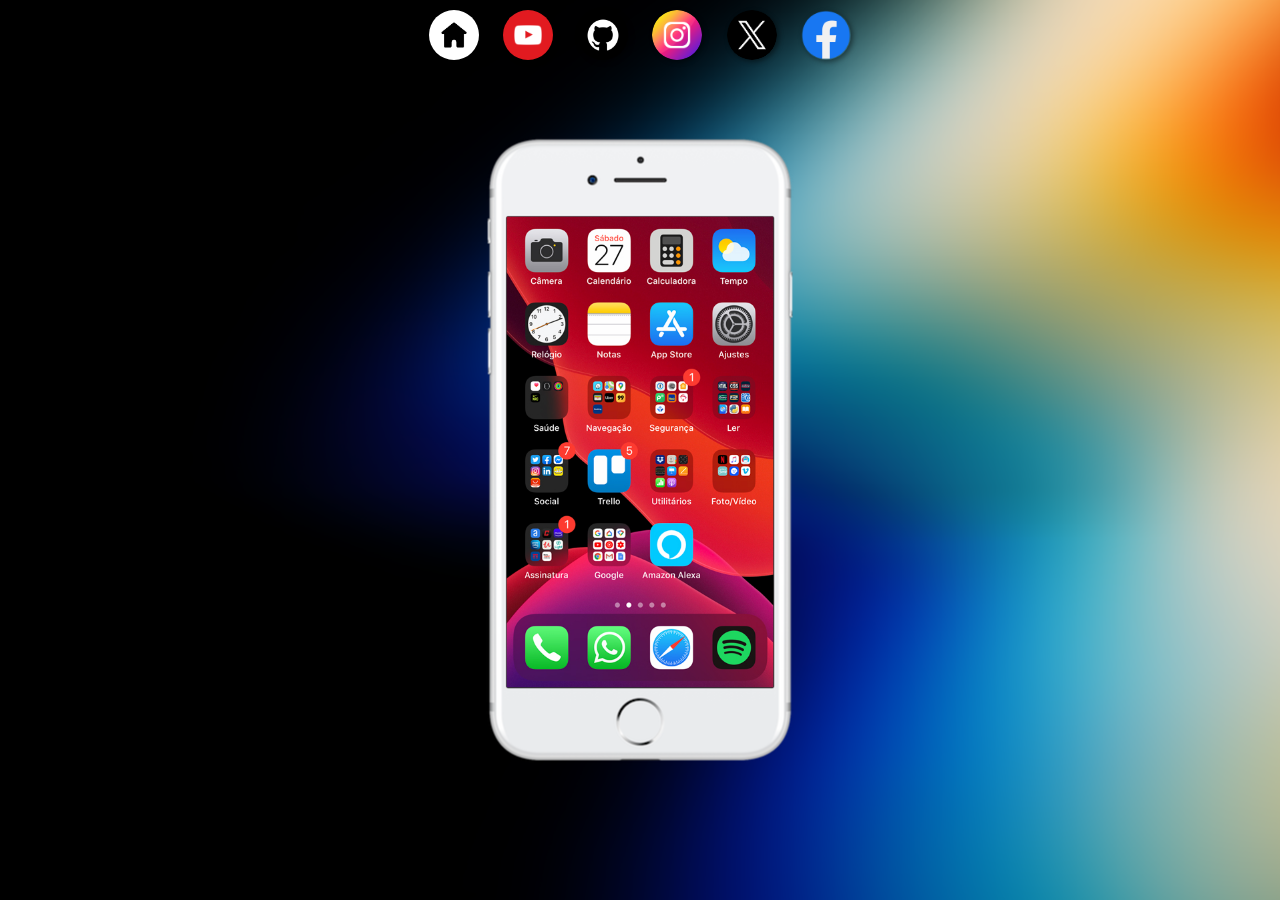
<file: index.html>
<!DOCTYPE html>
<html lang="pt-br">
<head>
    <meta charset="UTF-8">
    <meta name="viewport" content="width=device-width, initial-scale=1.0">
    <title>Projetos Redes Socias</title>
    <link rel="shortcut icon" href="midia-social.png" type="image/x-icon">
    <link rel="stylesheet" href="estilos/style.css">
</head>
<body>
    <main>
        <section id="telefone">
            <iframe src="home.html" name="tela" id="tela" frameborder="0">
                Seu navegador não é compativel com isso.
            </iframe>
        </section>
        <section id="rede-sociais">
             <a href="#" target="tela"><img src="imagens/home-icon-illustration.jpg" alt="Home"></a>
             <a href="youtube.html" target="tela"><img src="imagens/icon-yt-png.png" alt="Youtube"></a>
             <a href="github.html" target="tela"><img src="imagens/github-icon-novo.png" alt="GitHub"></a>
             <a href="https://www.instagram.com/gustavoguanabara/" target="tela"><img src="imagens/instagram-icon.png" alt="Instagram"></a>
             <a href="https://x.com/guanabara" target="tela"><img src="imagens/X-twitter-png.png" alt="Twitter"></a>
             <a href="https://www.facebook.com/gustavoguanabara/?locale=pt_BR" target="tela"><img src="imagens/facebook-icon.png" alt="Facebook"></a>
        </section>
    </main>
</body>
</html>
</file>
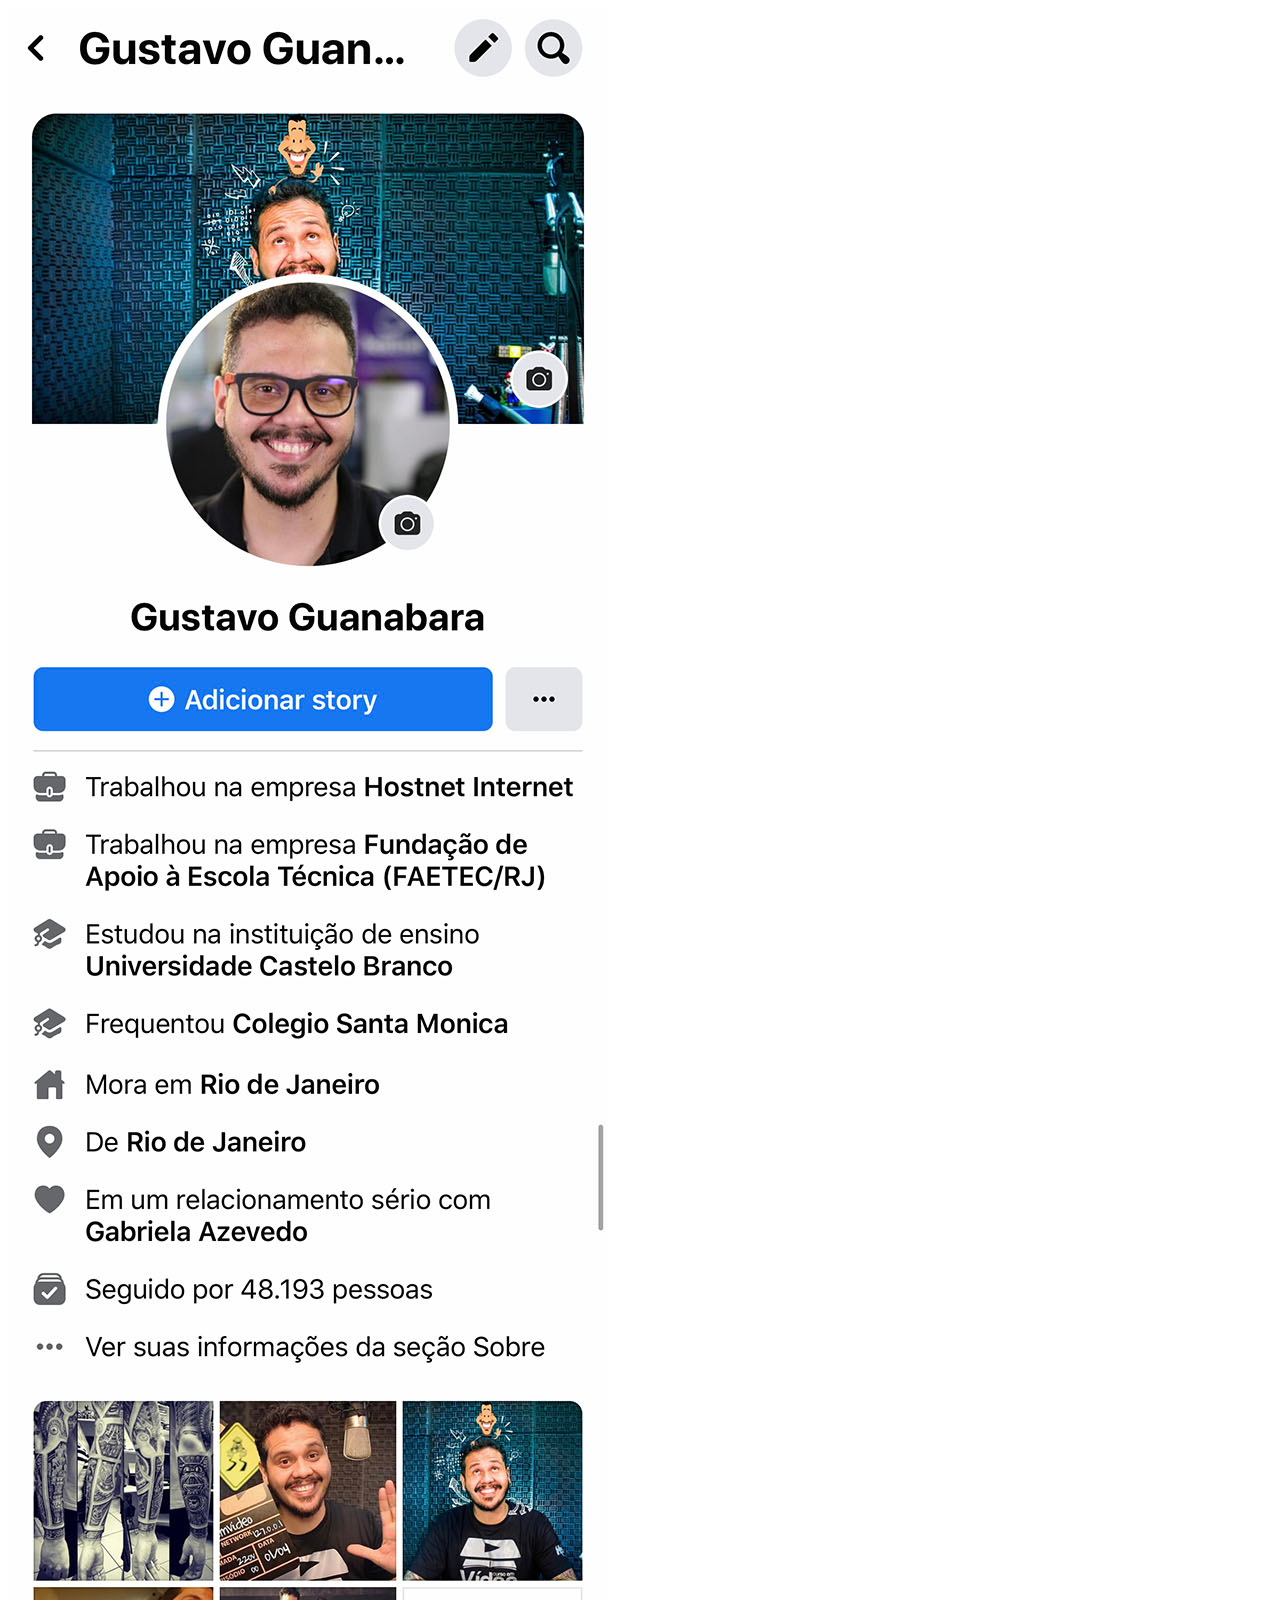
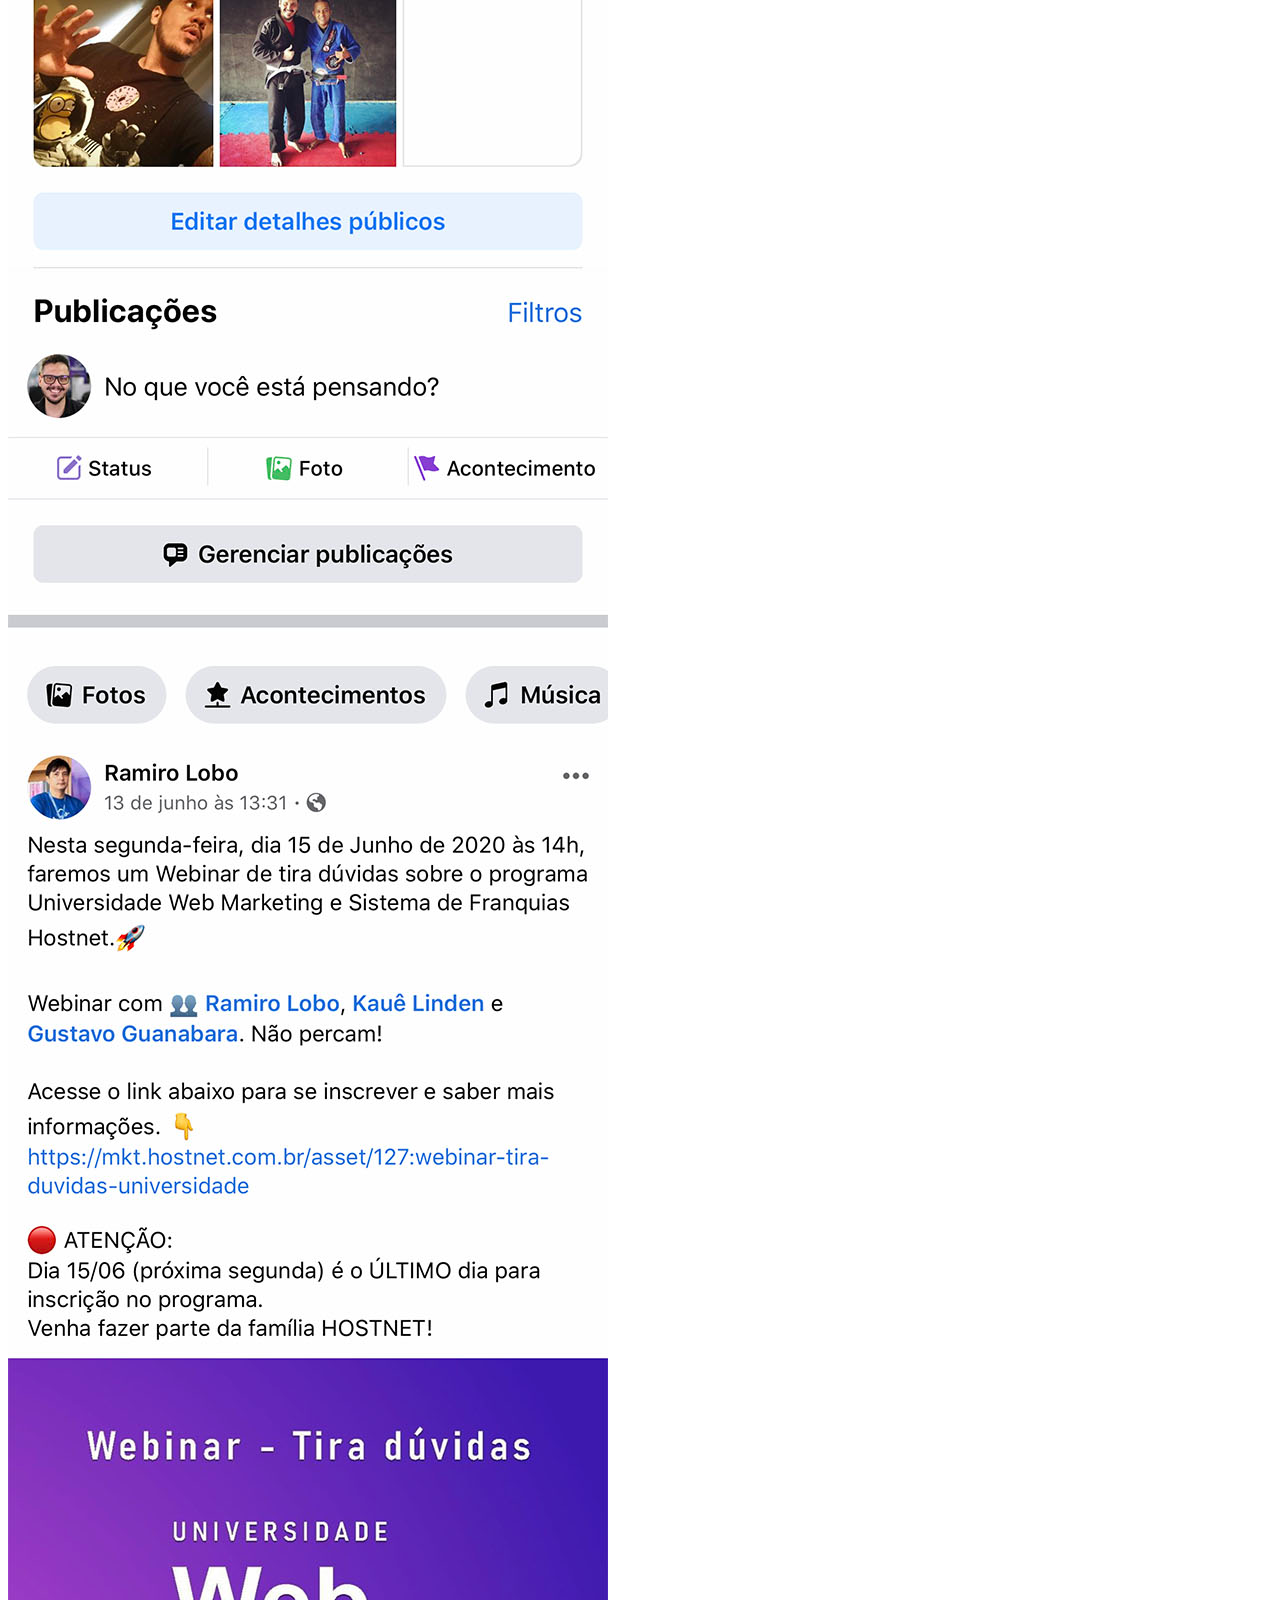
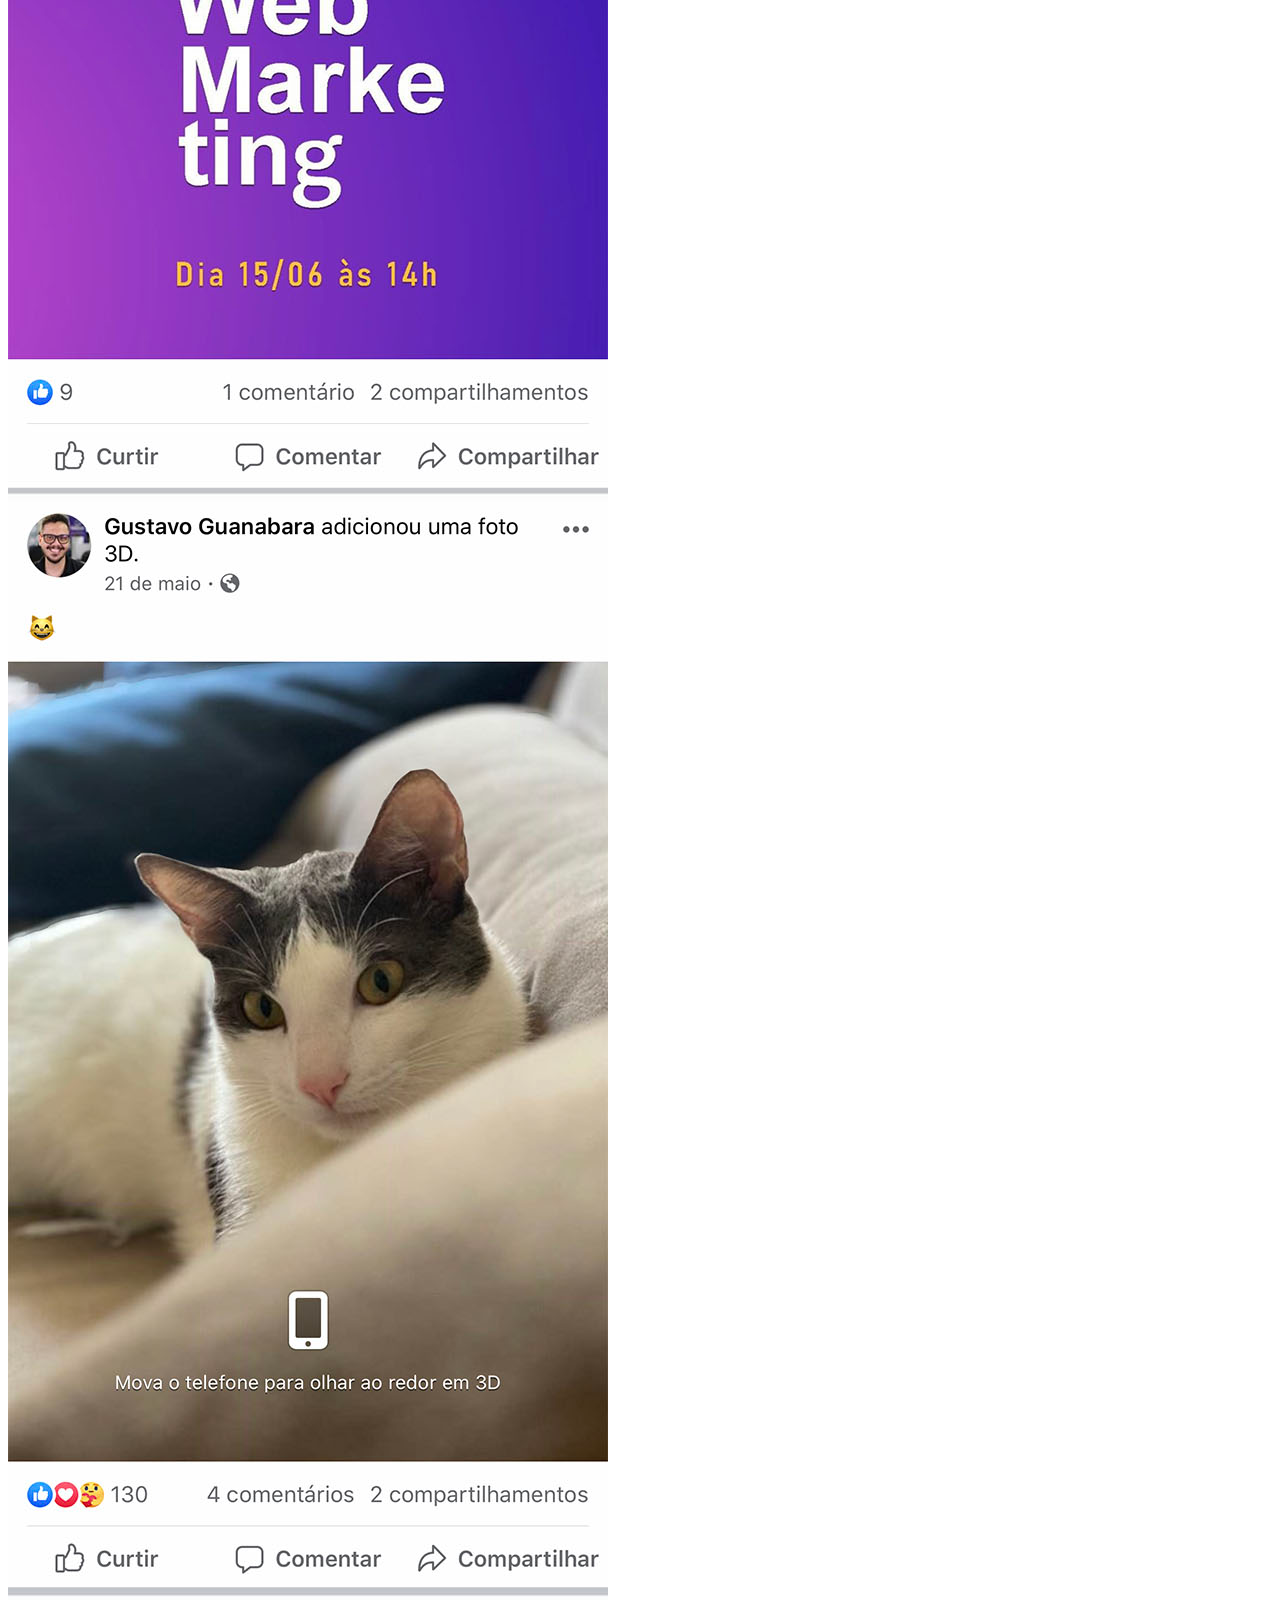
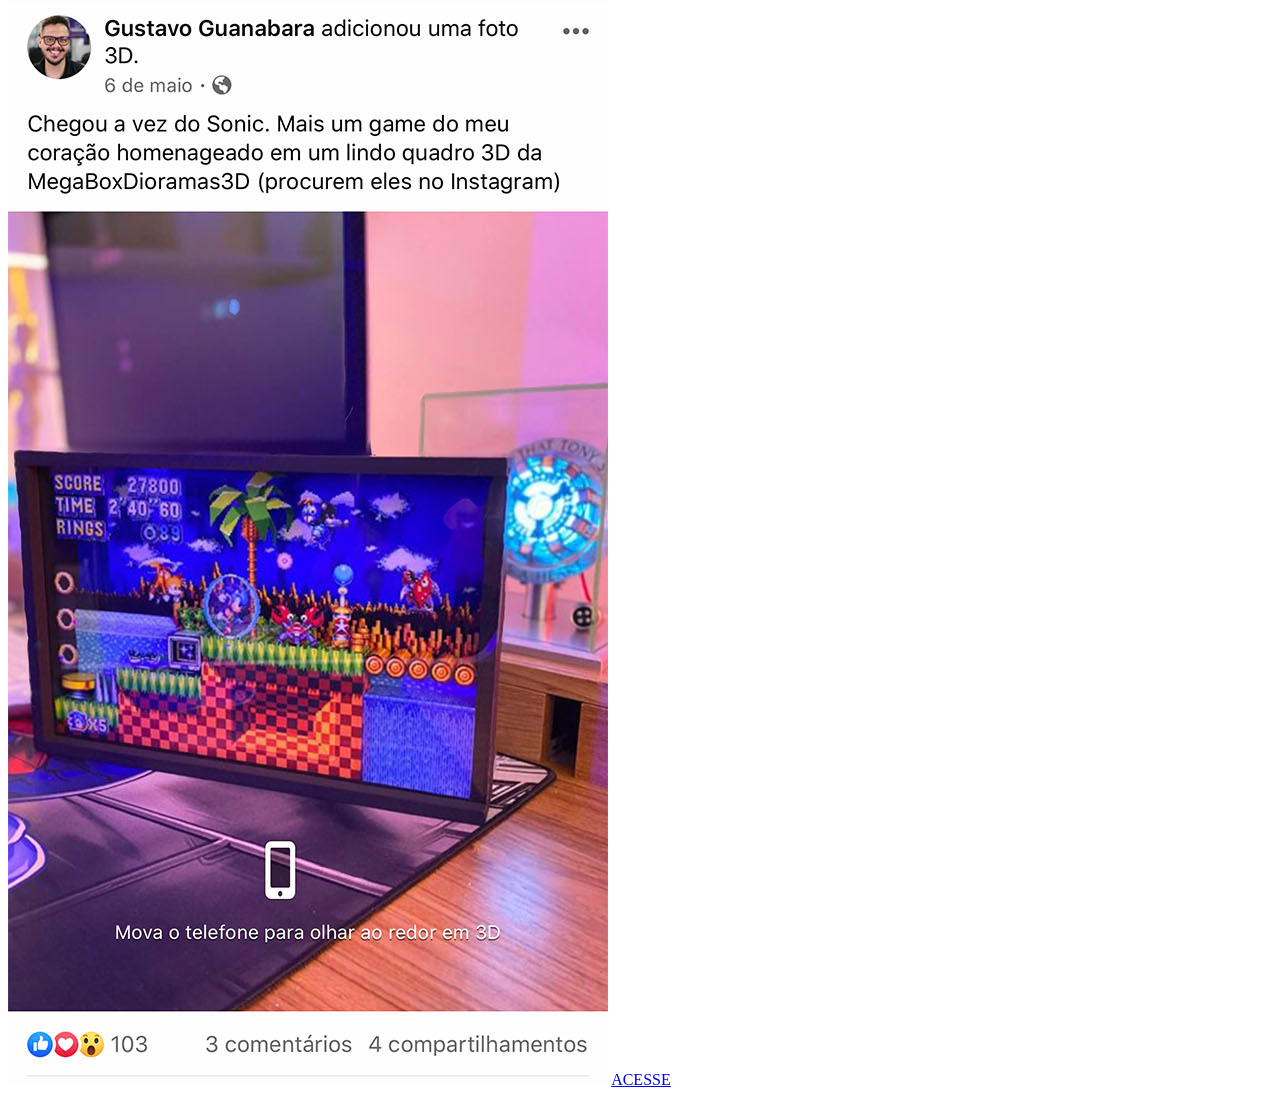
<file: facebook.html>
<!DOCTYPE html>
<html lang="pt-br">
<head>
    <meta charset="UTF-8">
    <meta name="viewport" content="width=device-width, initial-scale=1.0">
    <title>Facebook</title>
</head>
<body>
    <img src="imagens/tela-facebook.jpg" alt="Facebook">
    <a href="https://www.facebook.com/gustavoguanabara/?locale=pt_BR" target="_blank">ACESSE</a>
</body>
</html>
</file>
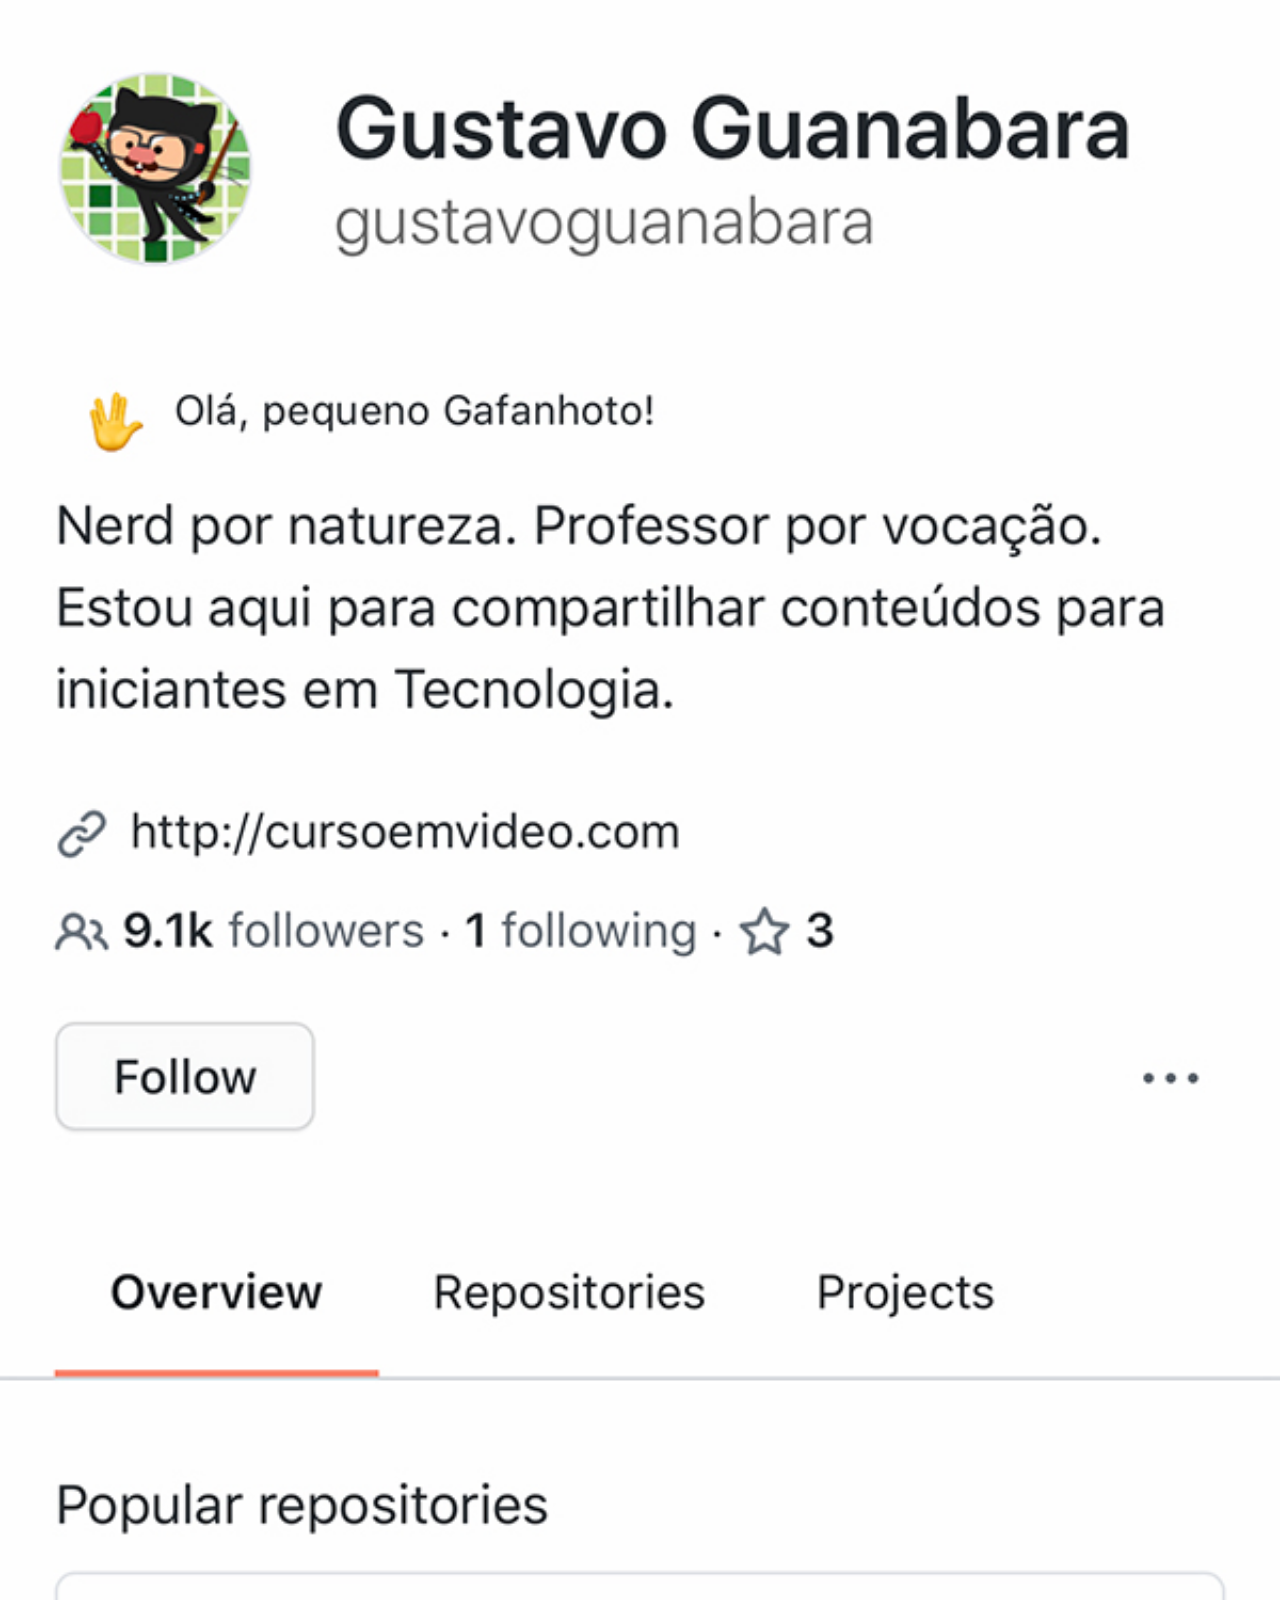
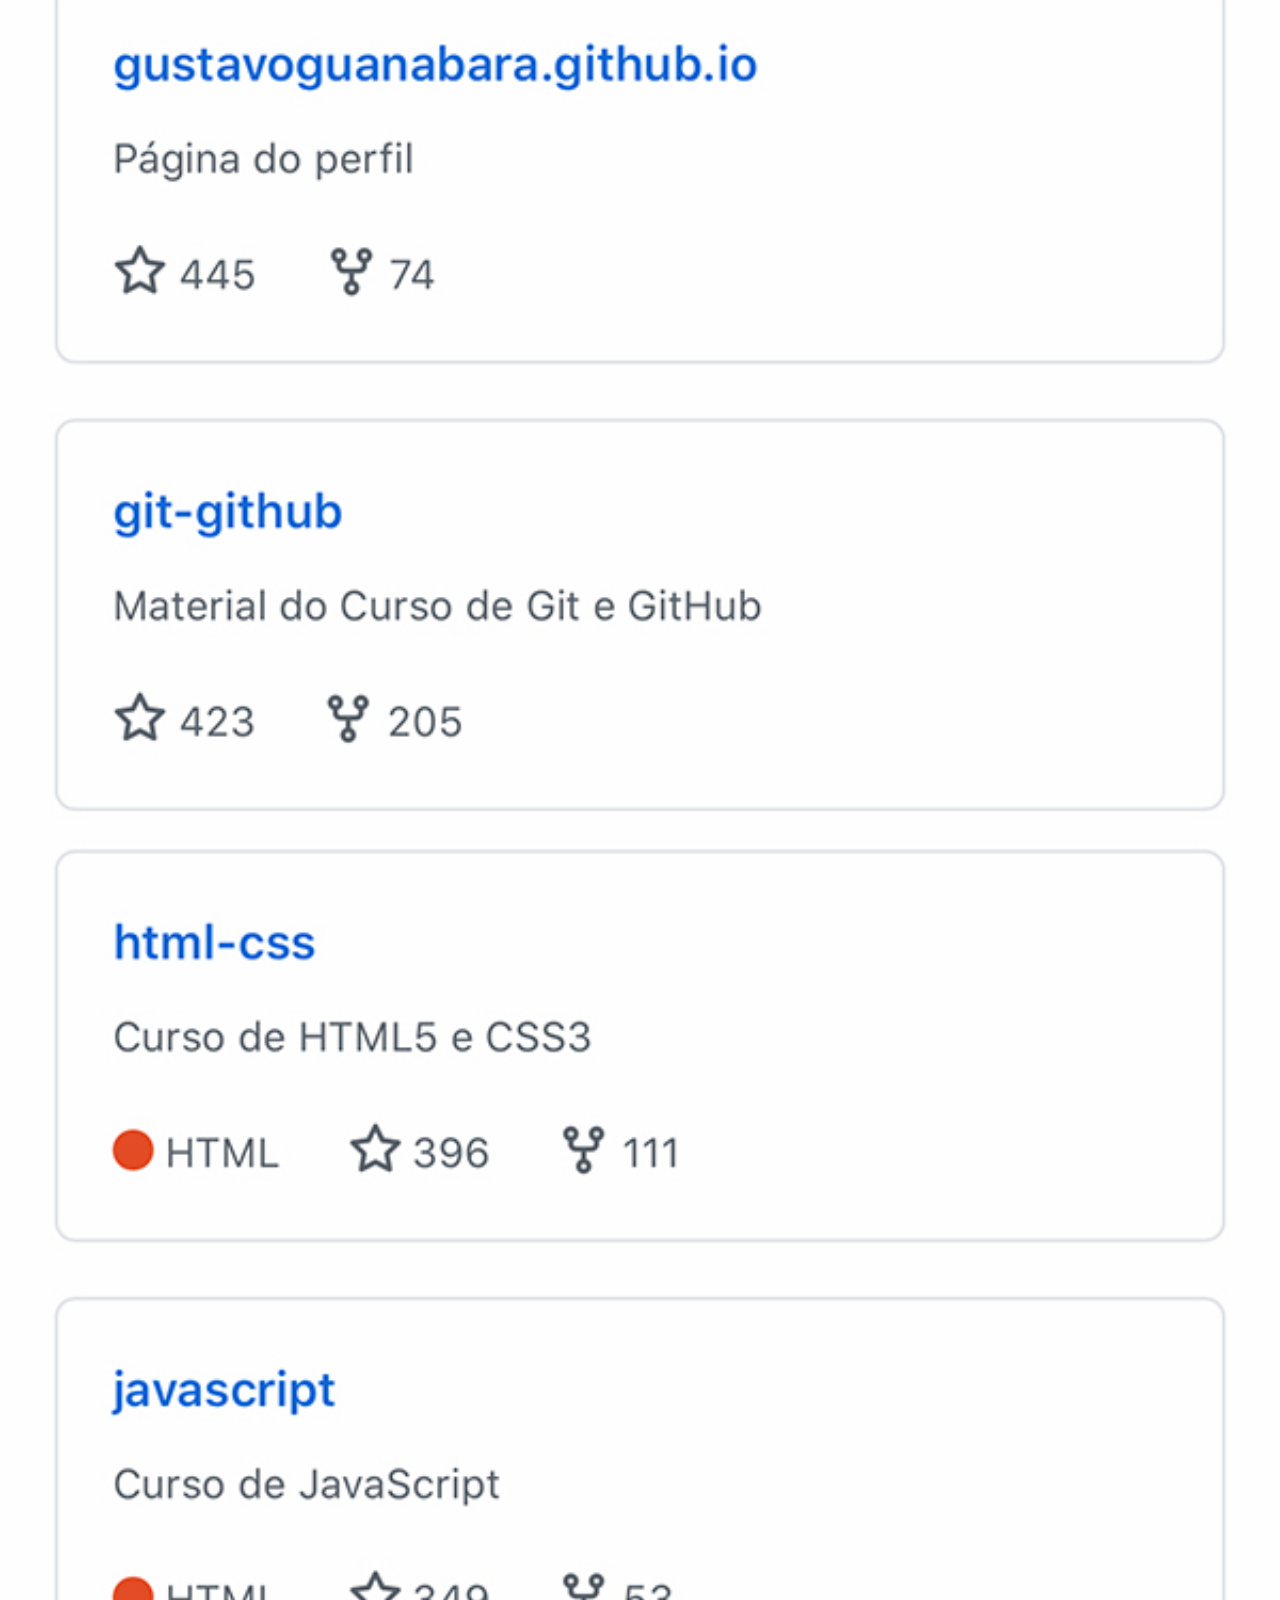
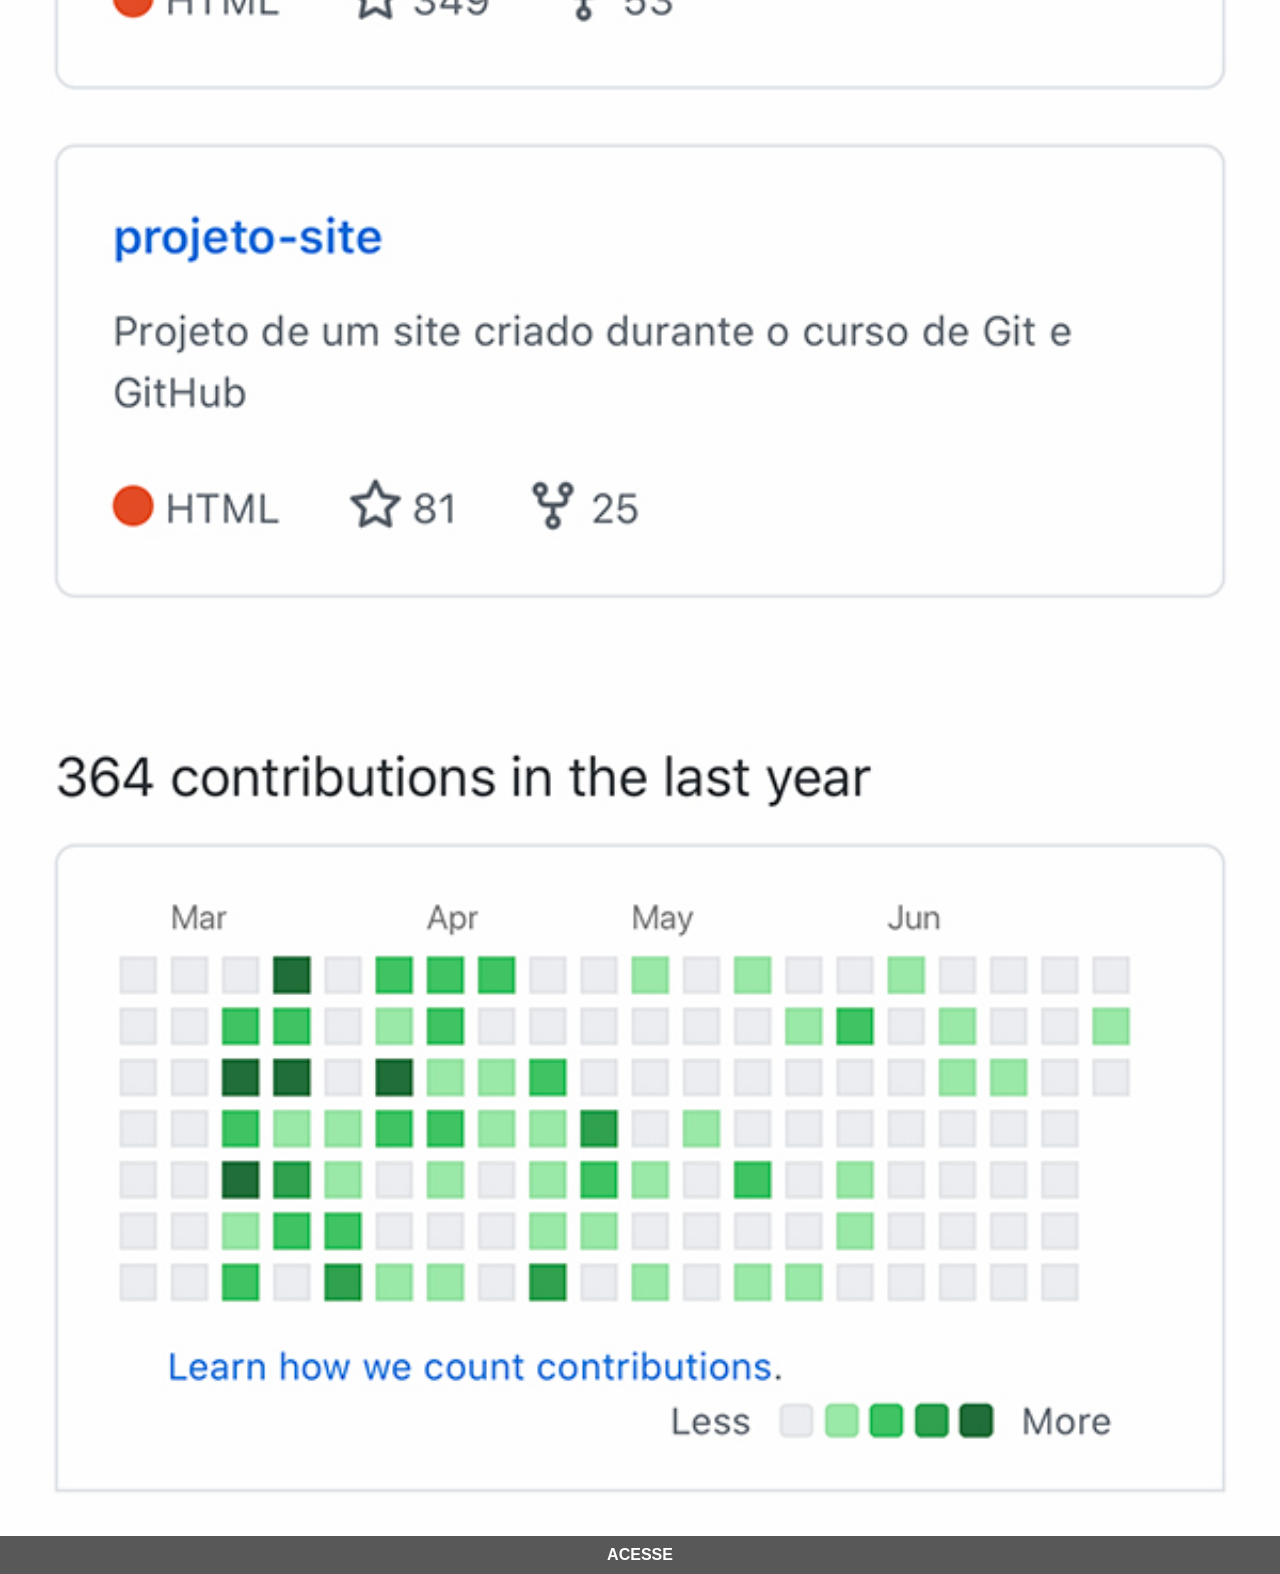
<file: github.html>
<!DOCTYPE html>
<html lang="pt-br">
<head>
    <meta charset="UTF-8">
    <meta name="viewport" content="width=device-width, initial-scale=1.0">
    <title>Github</title>
    <link rel="stylesheet" href="estilos/social.css">
</head>
<body>
    <img src="imagens/tela-github.jpg" alt="Github">
    <a href="https://github.com/gustavoguanabara" target="_blank">ACESSE</a>
</body>
</html>
</file>
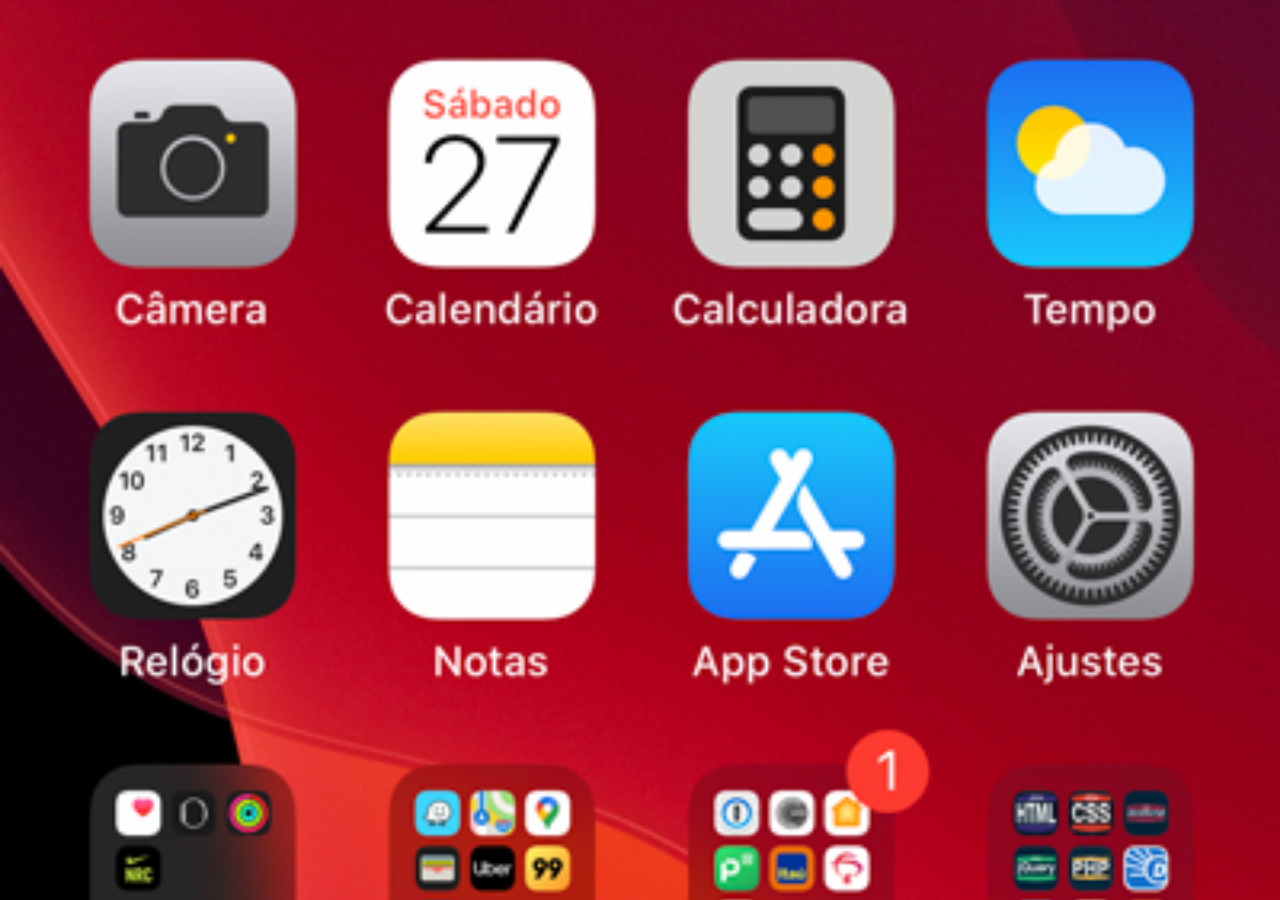
<file: home.html>
<!DOCTYPE html>
<html lang="pt-br">
<head>
    <meta charset="UTF-8">
    <meta name="viewport" content="width=device-width, initial-scale=1.0">
    <title>Home</title>
    <style>
        * {
            margin: 0px;
            padding: 0px;
        }

        body {
            width: 100vw;
            height: 100vh;
            background: black url(imagens/tela-home.jpg) no-repeat top center;
            background-size: cover;
        }
    </style>
</head>
<body>
    
</body>
</html>
</file>
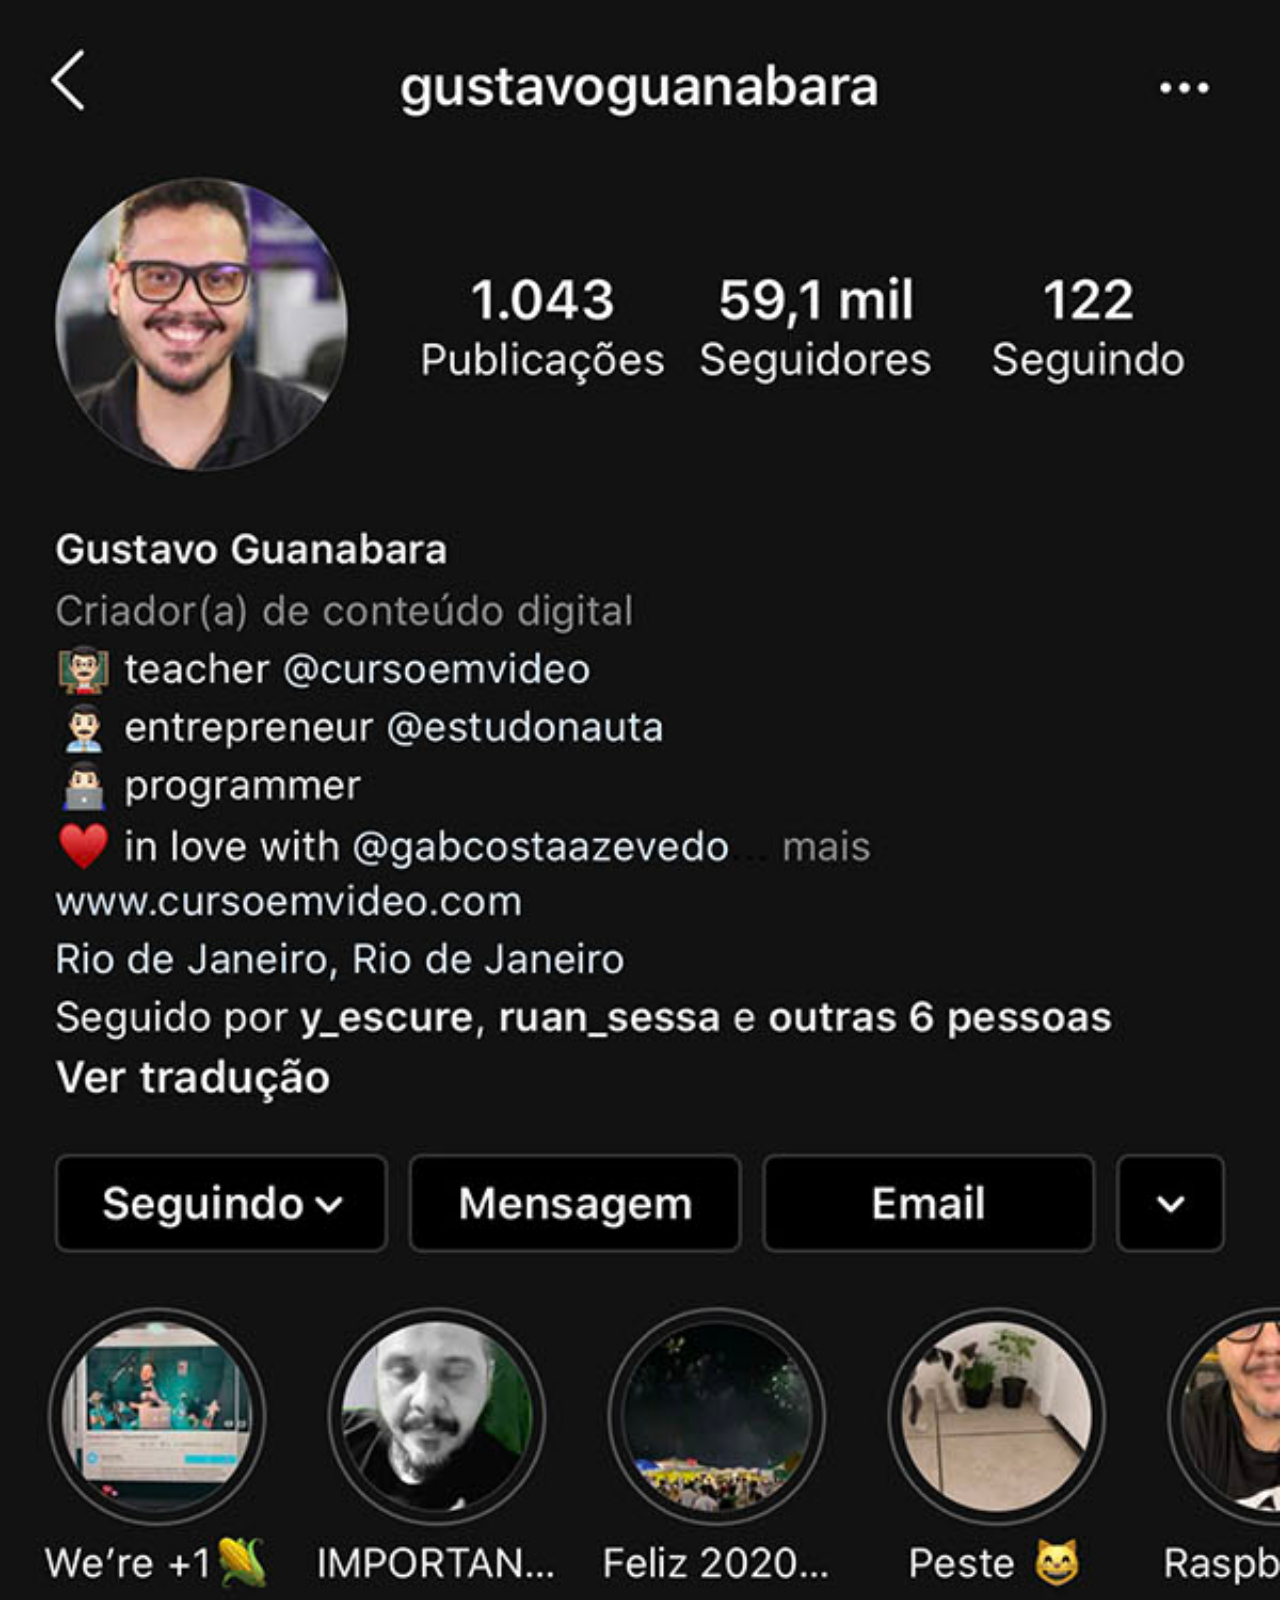
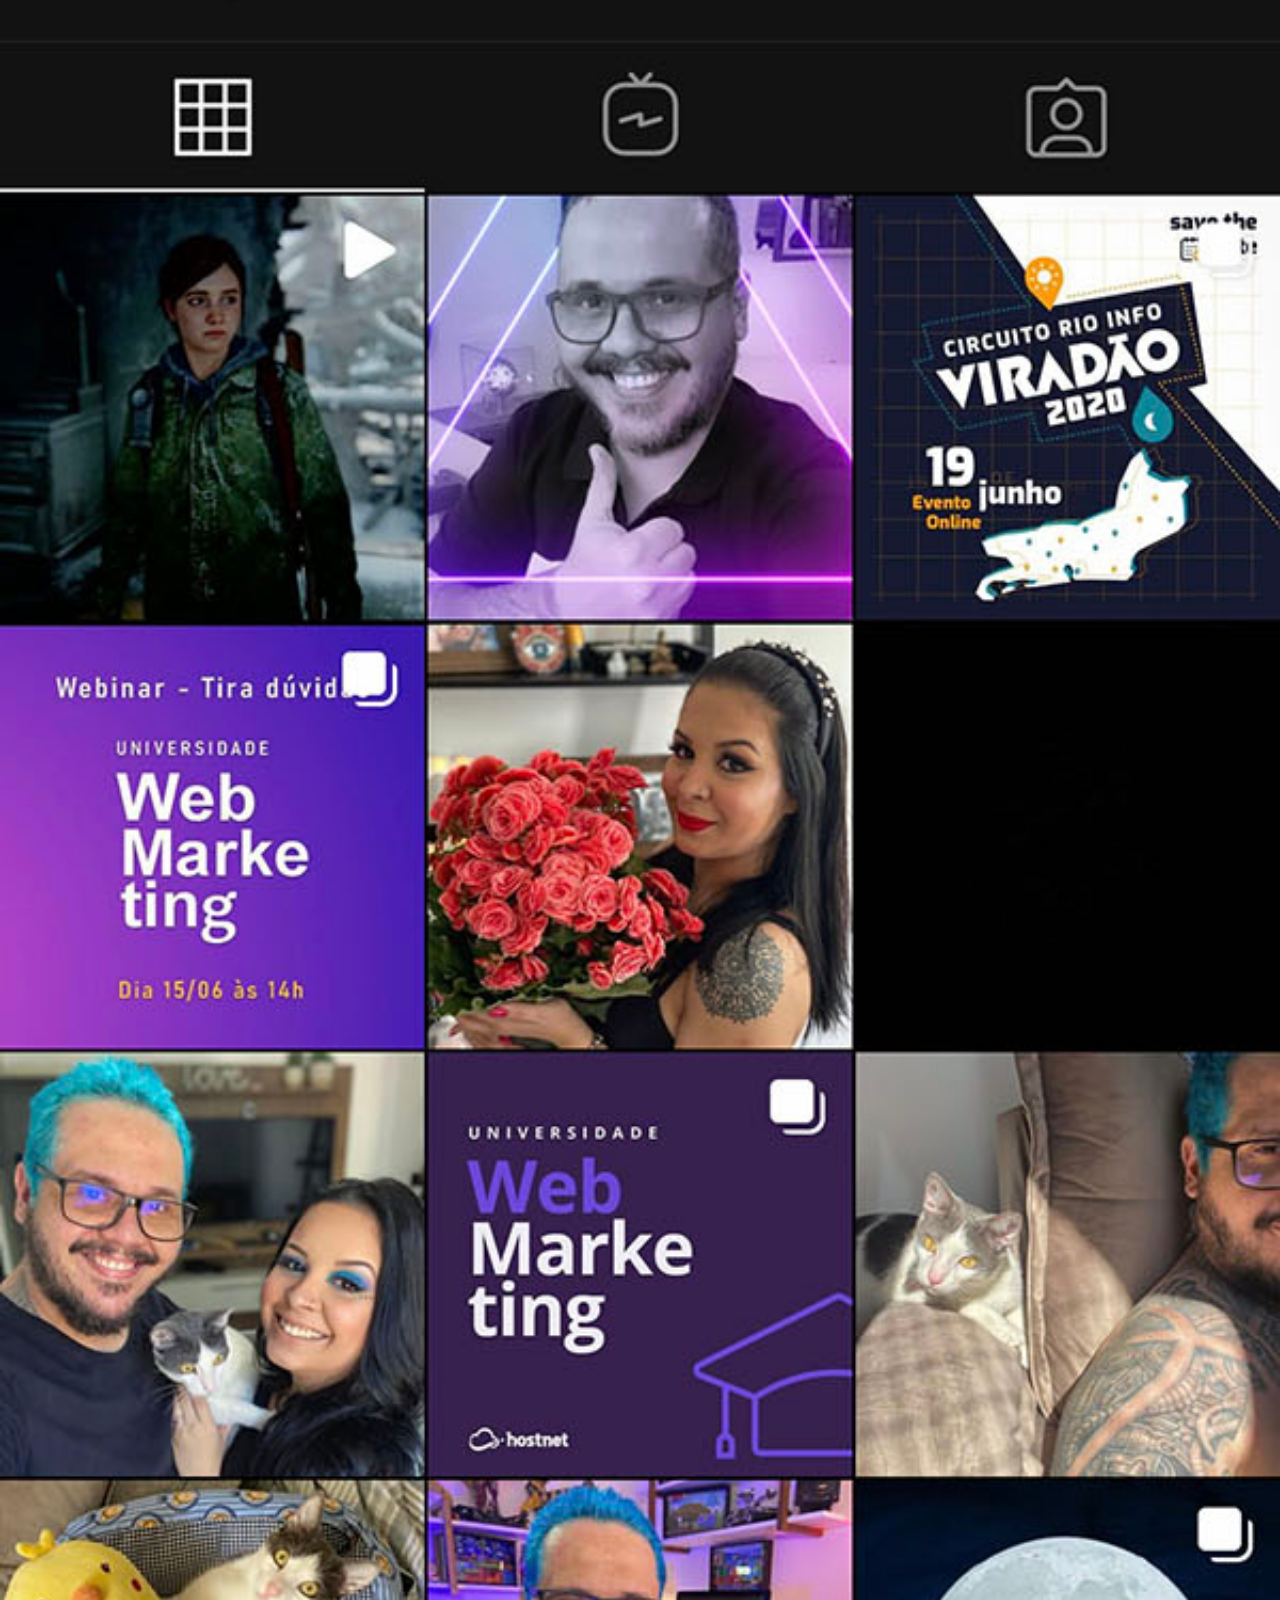
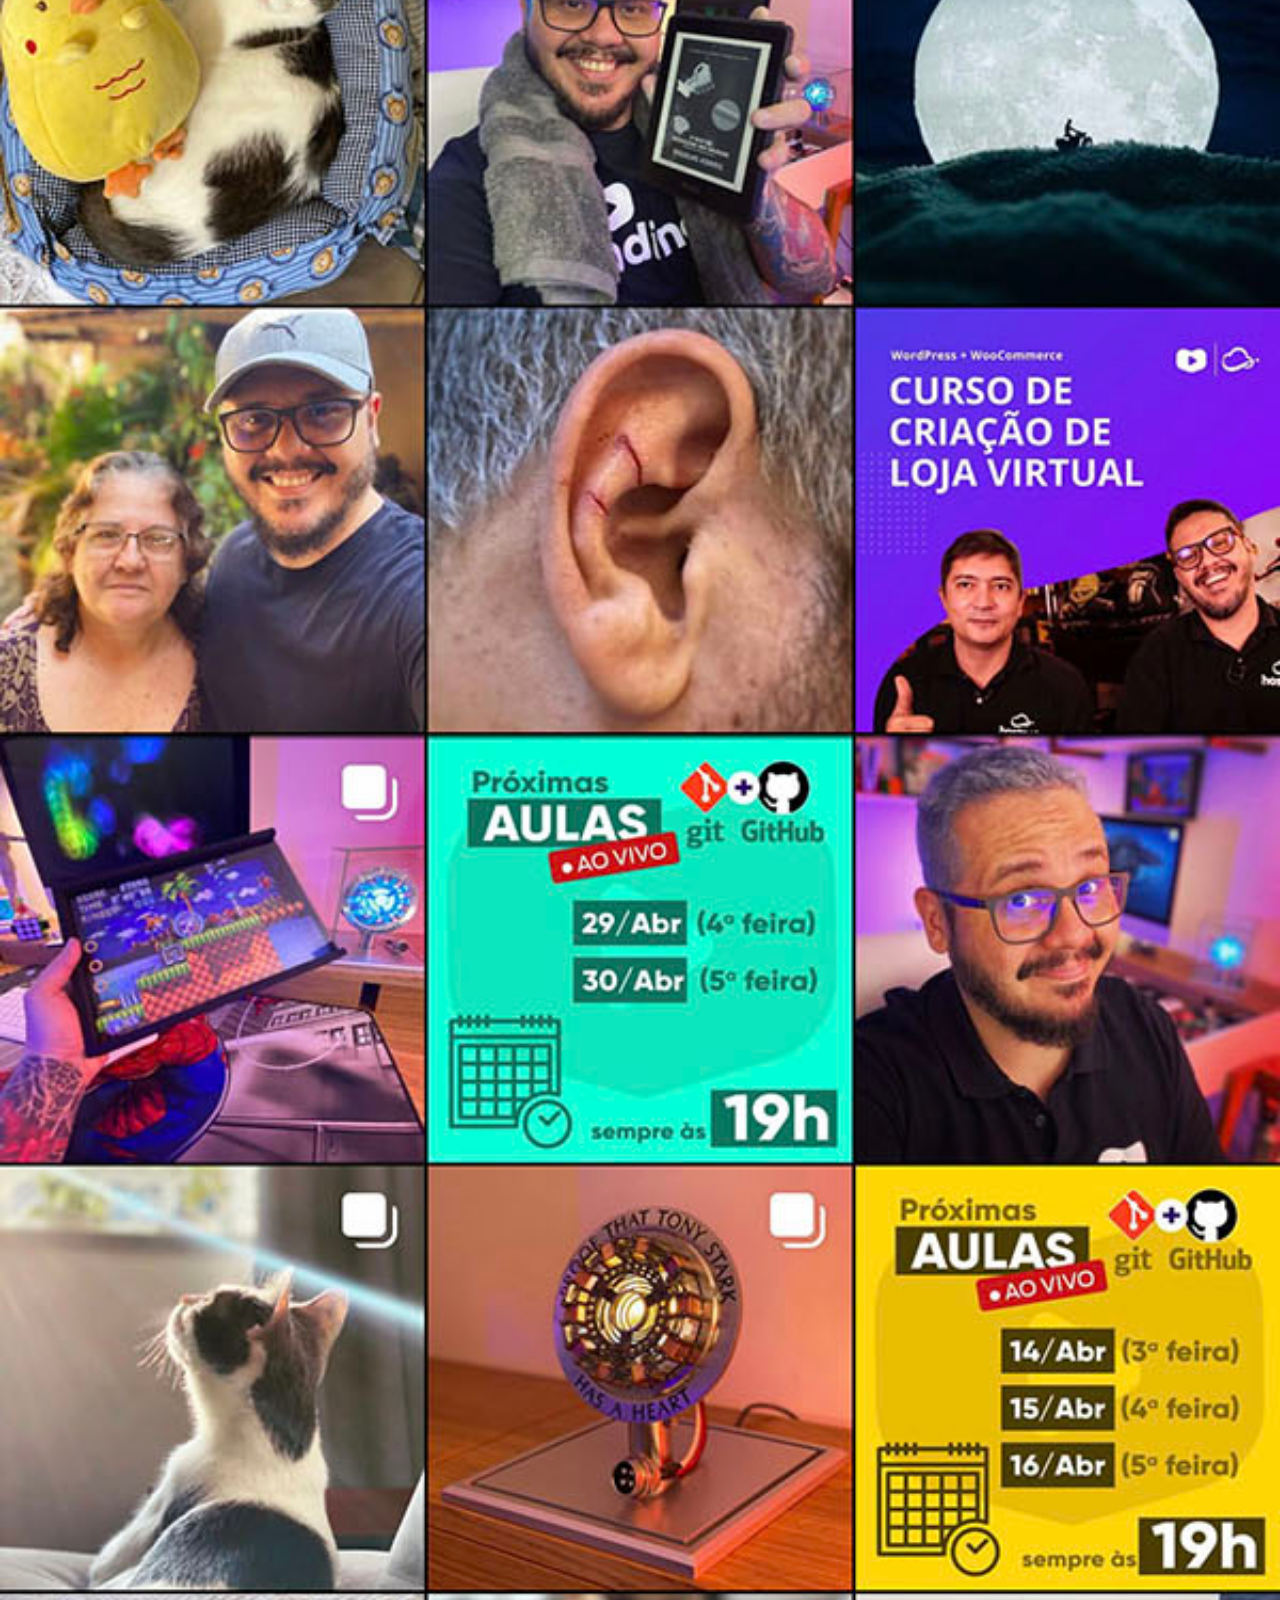
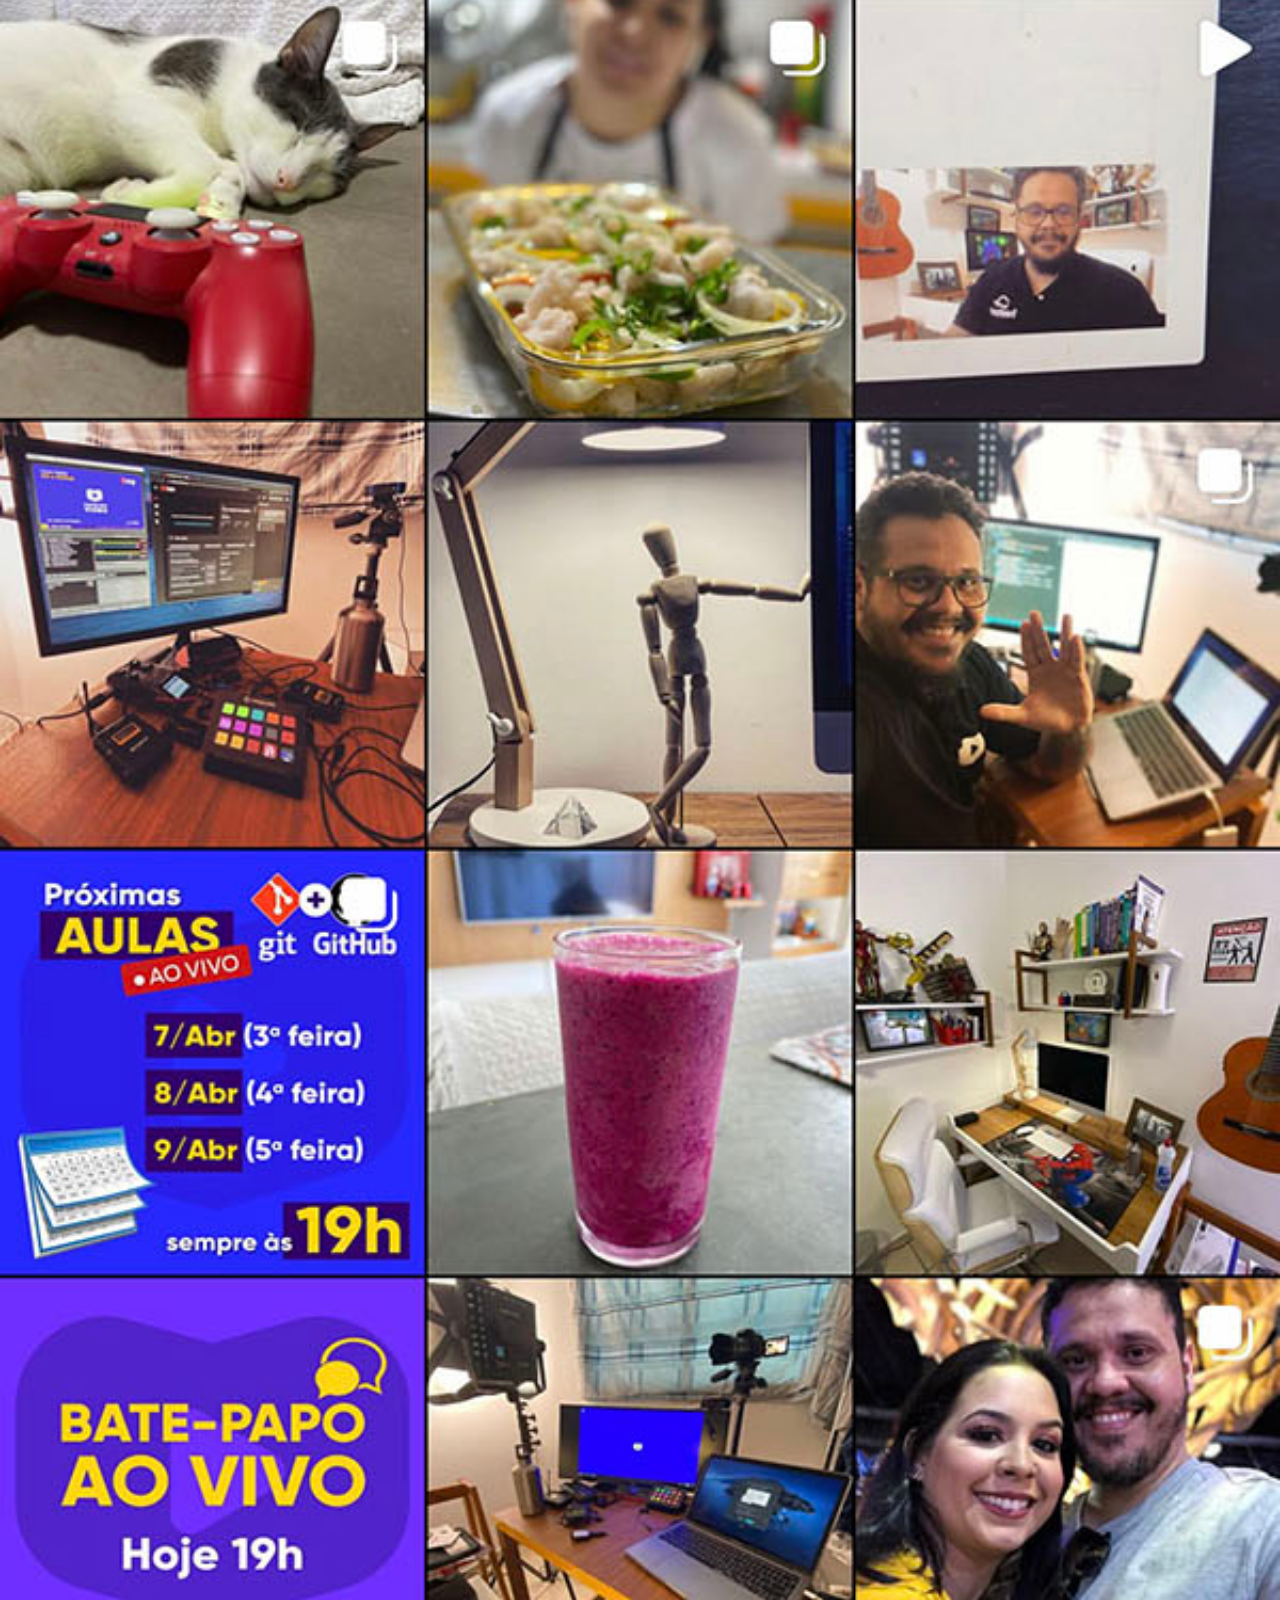
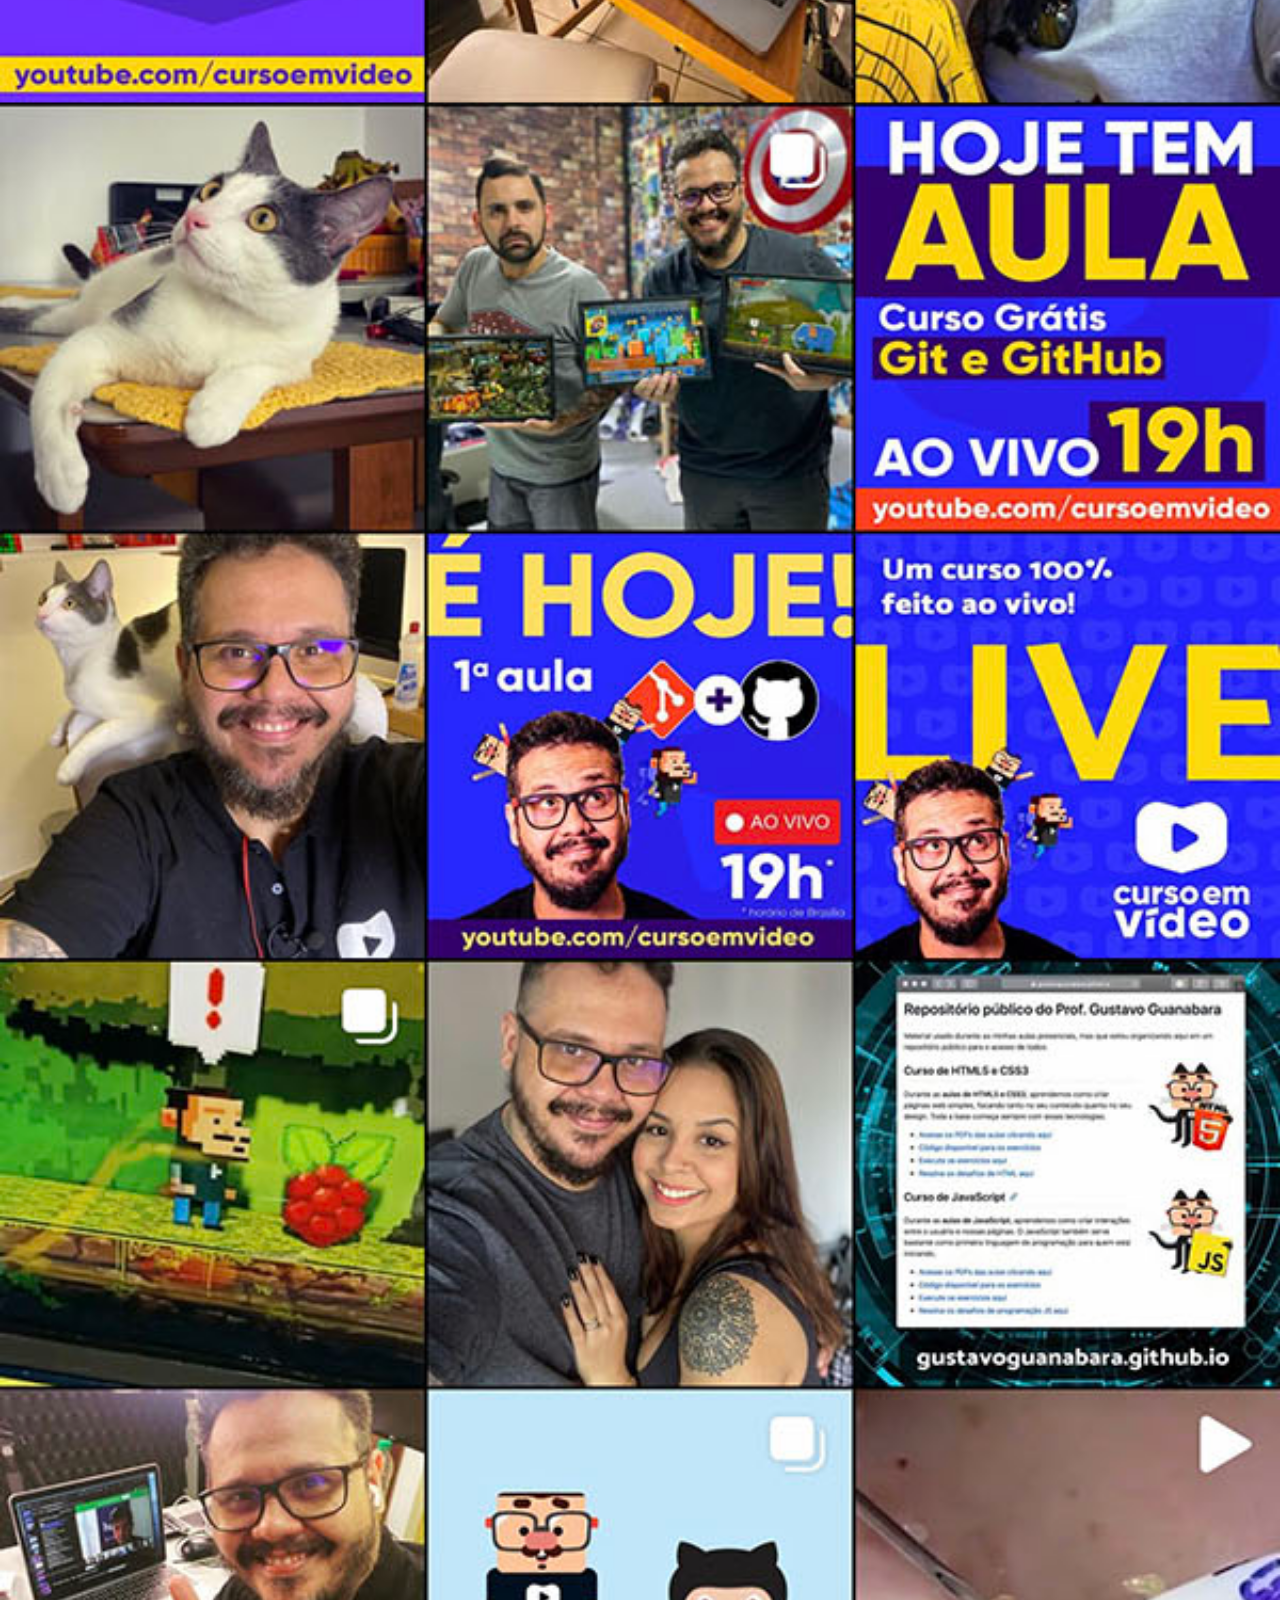
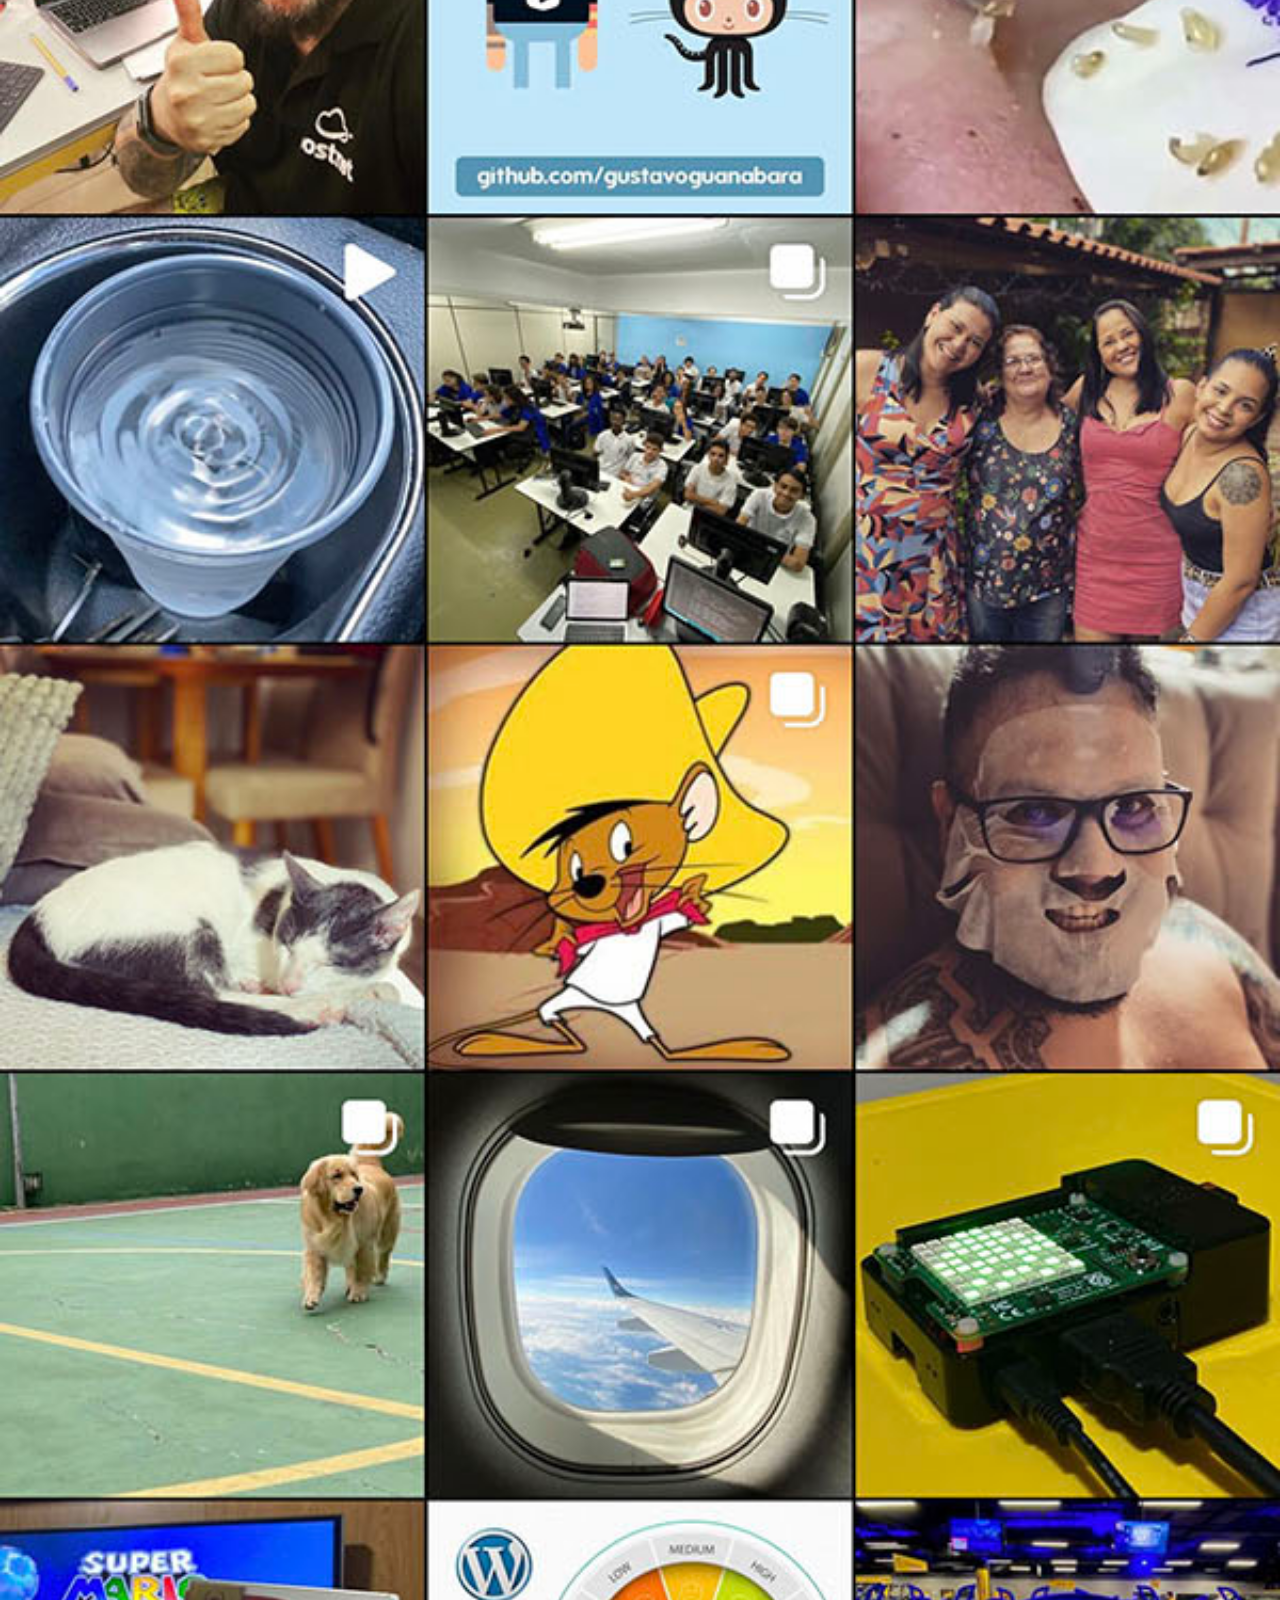
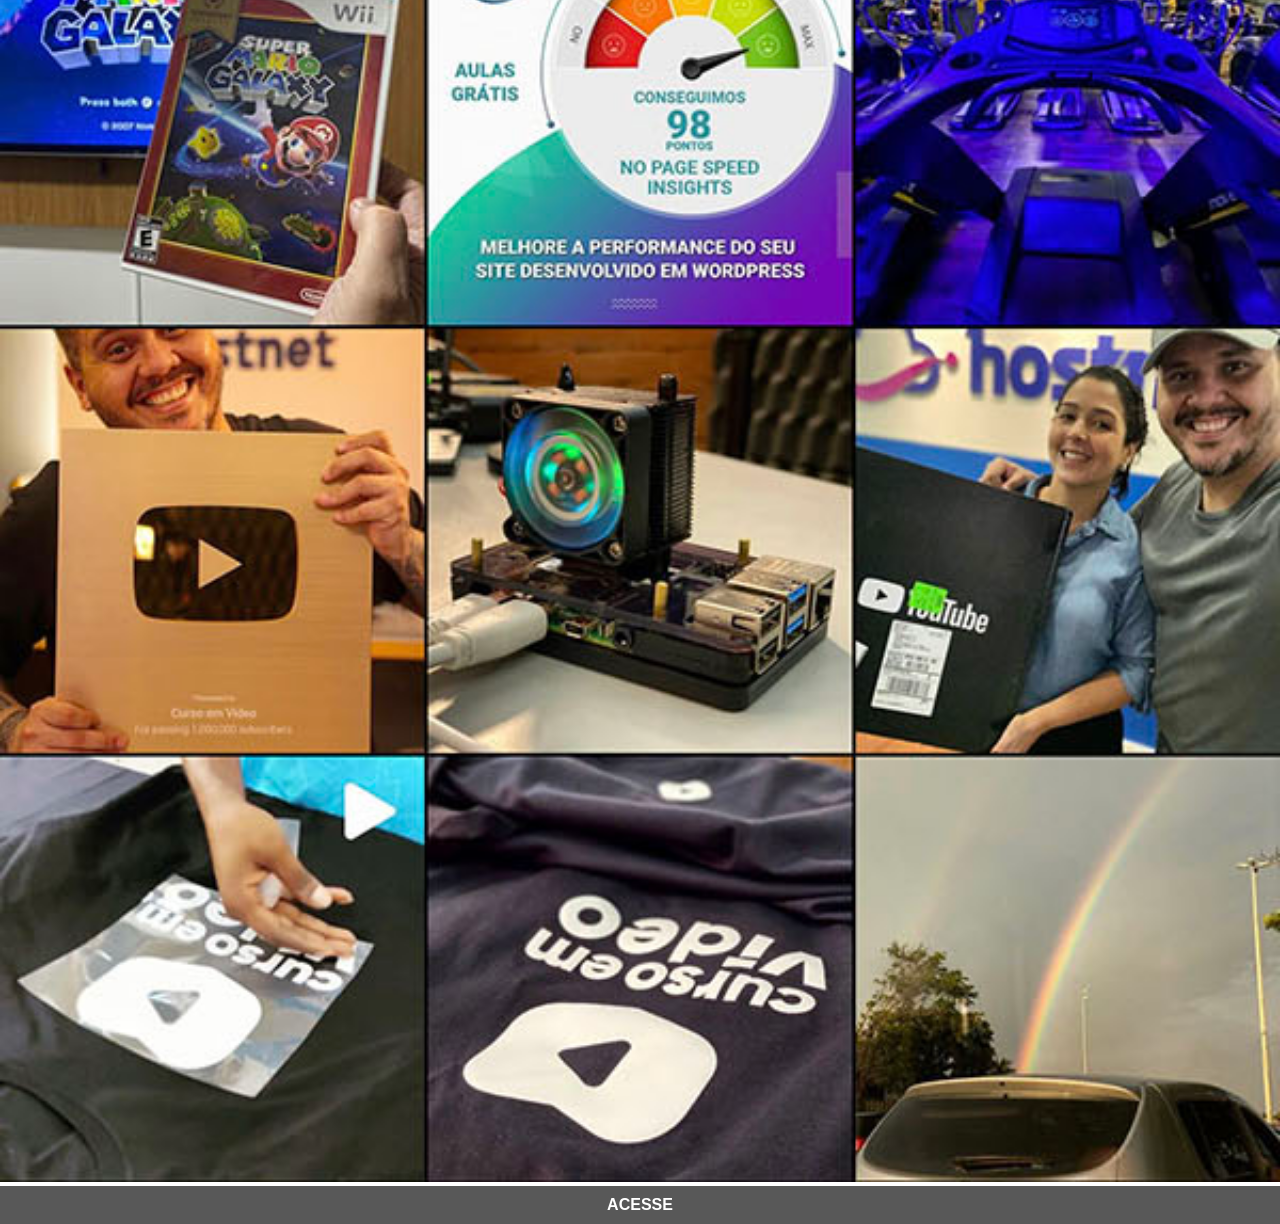
<file: instagram.html>
<!DOCTYPE html>
<html lang="pt-br">
<head>
    <meta charset="UTF-8">
    <meta name="viewport" content="width=device-width, initial-scale=1.0">
    <title>Instagram</title>
    <link rel="stylesheet" href="estilos/social.css">
</head>
<body>
    <body>
    <img src="imagens/tela-instagram.jpg" alt="Instagram">
    <a href="https://www.instagram.com/gustavoguanabara/"target="_blank">ACESSE</a>
</body>
</body>
</html>
</file>
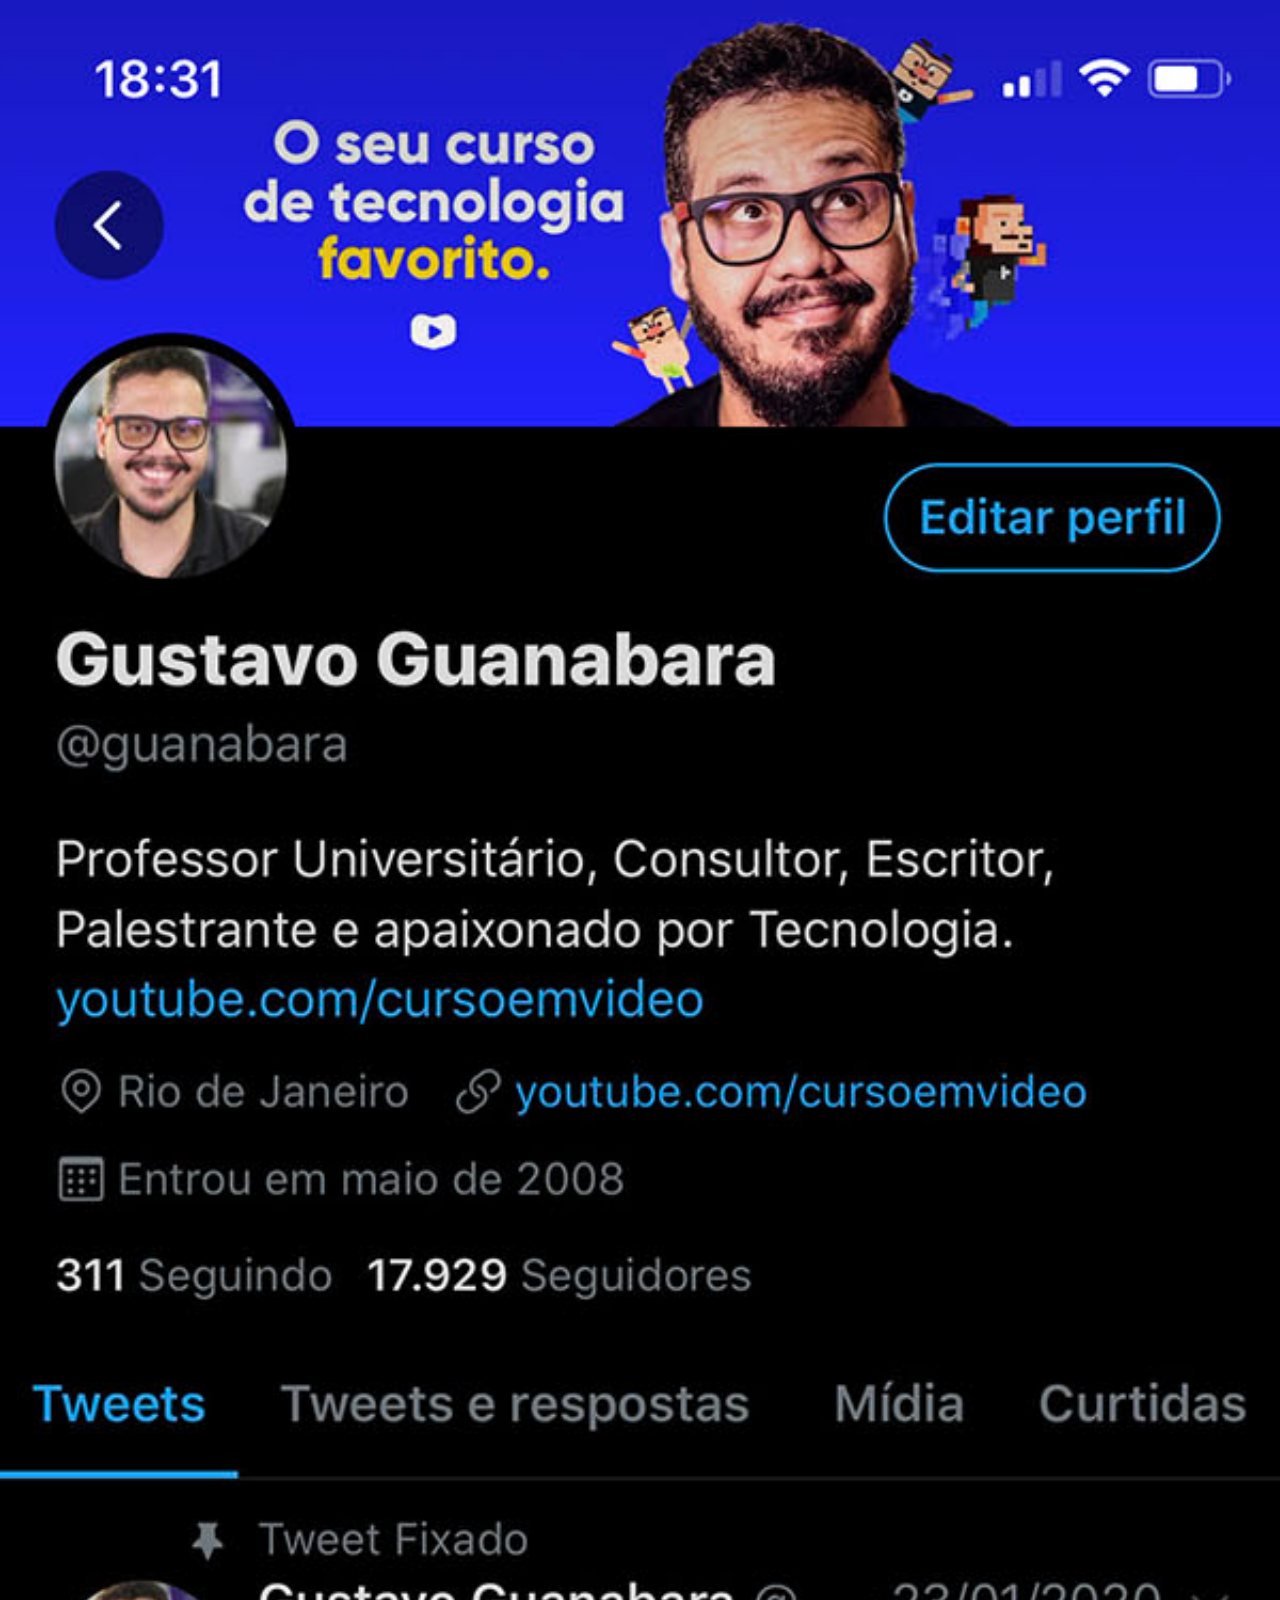
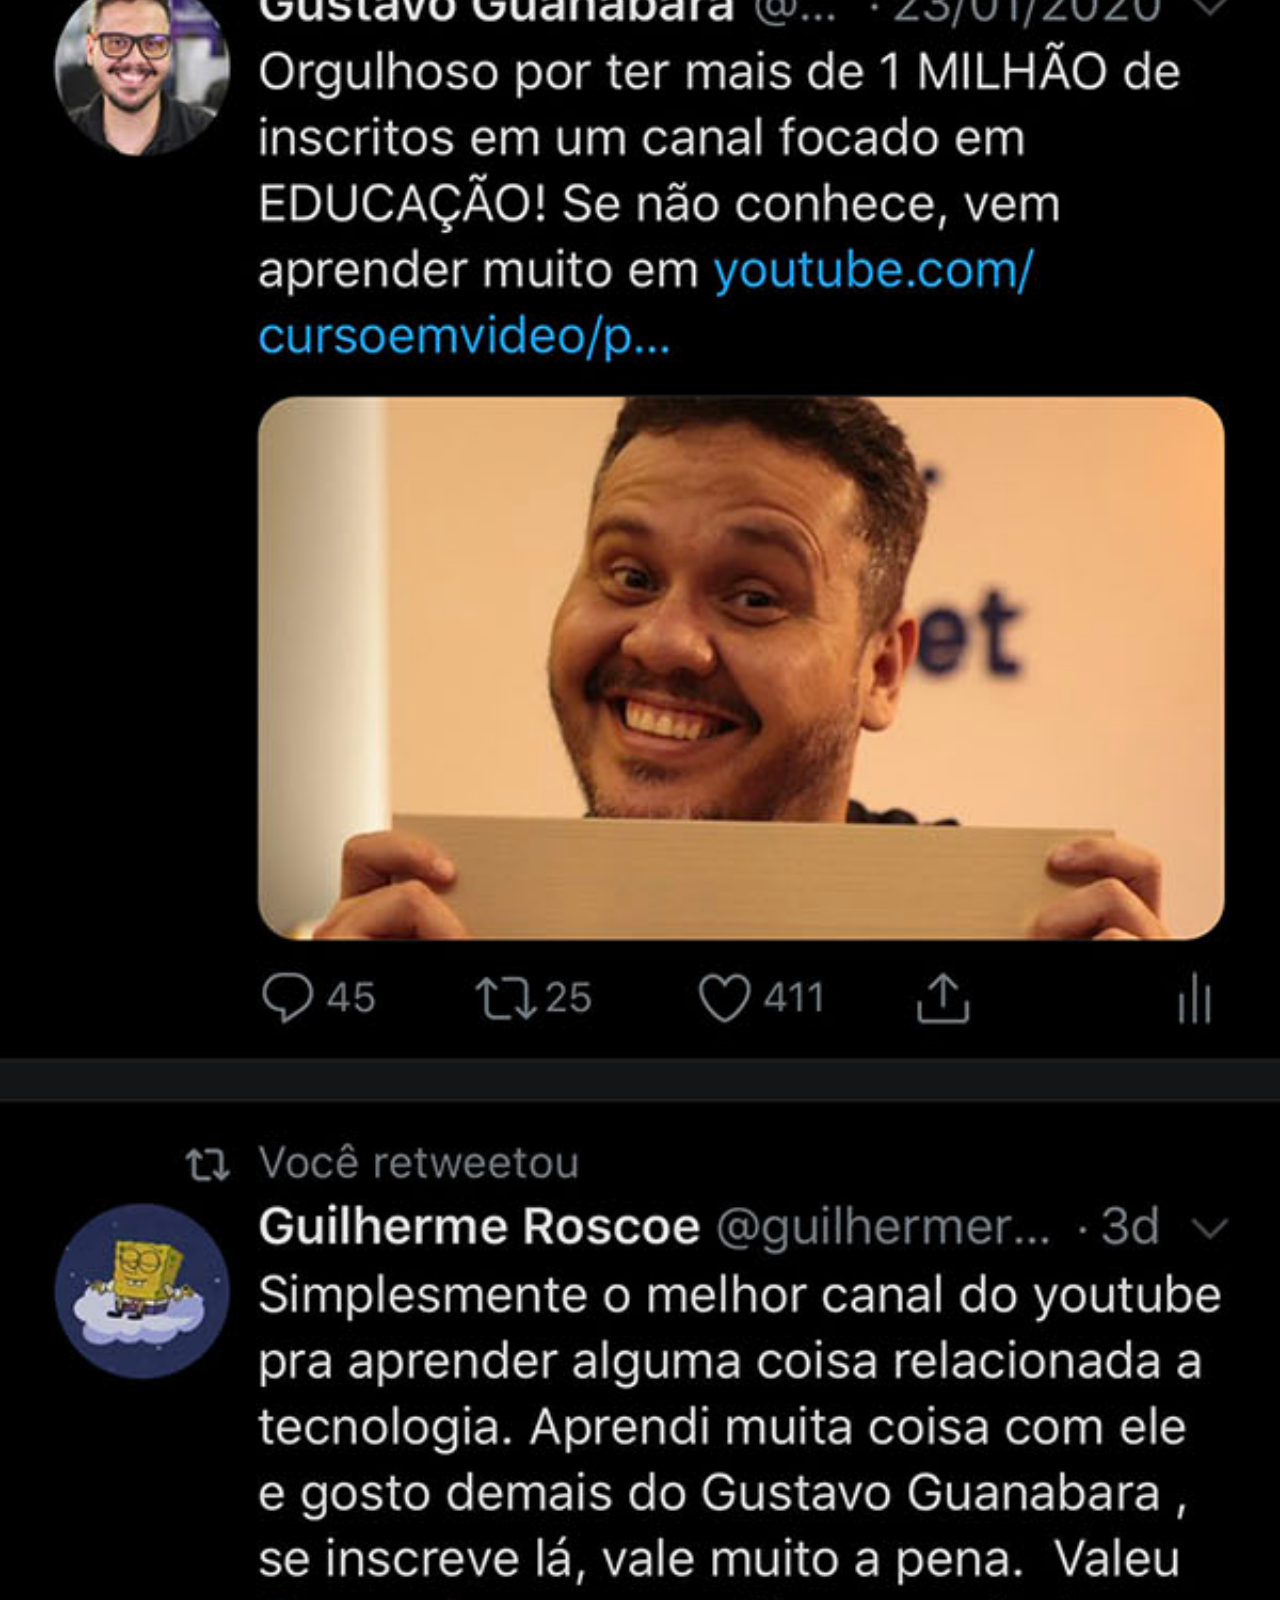
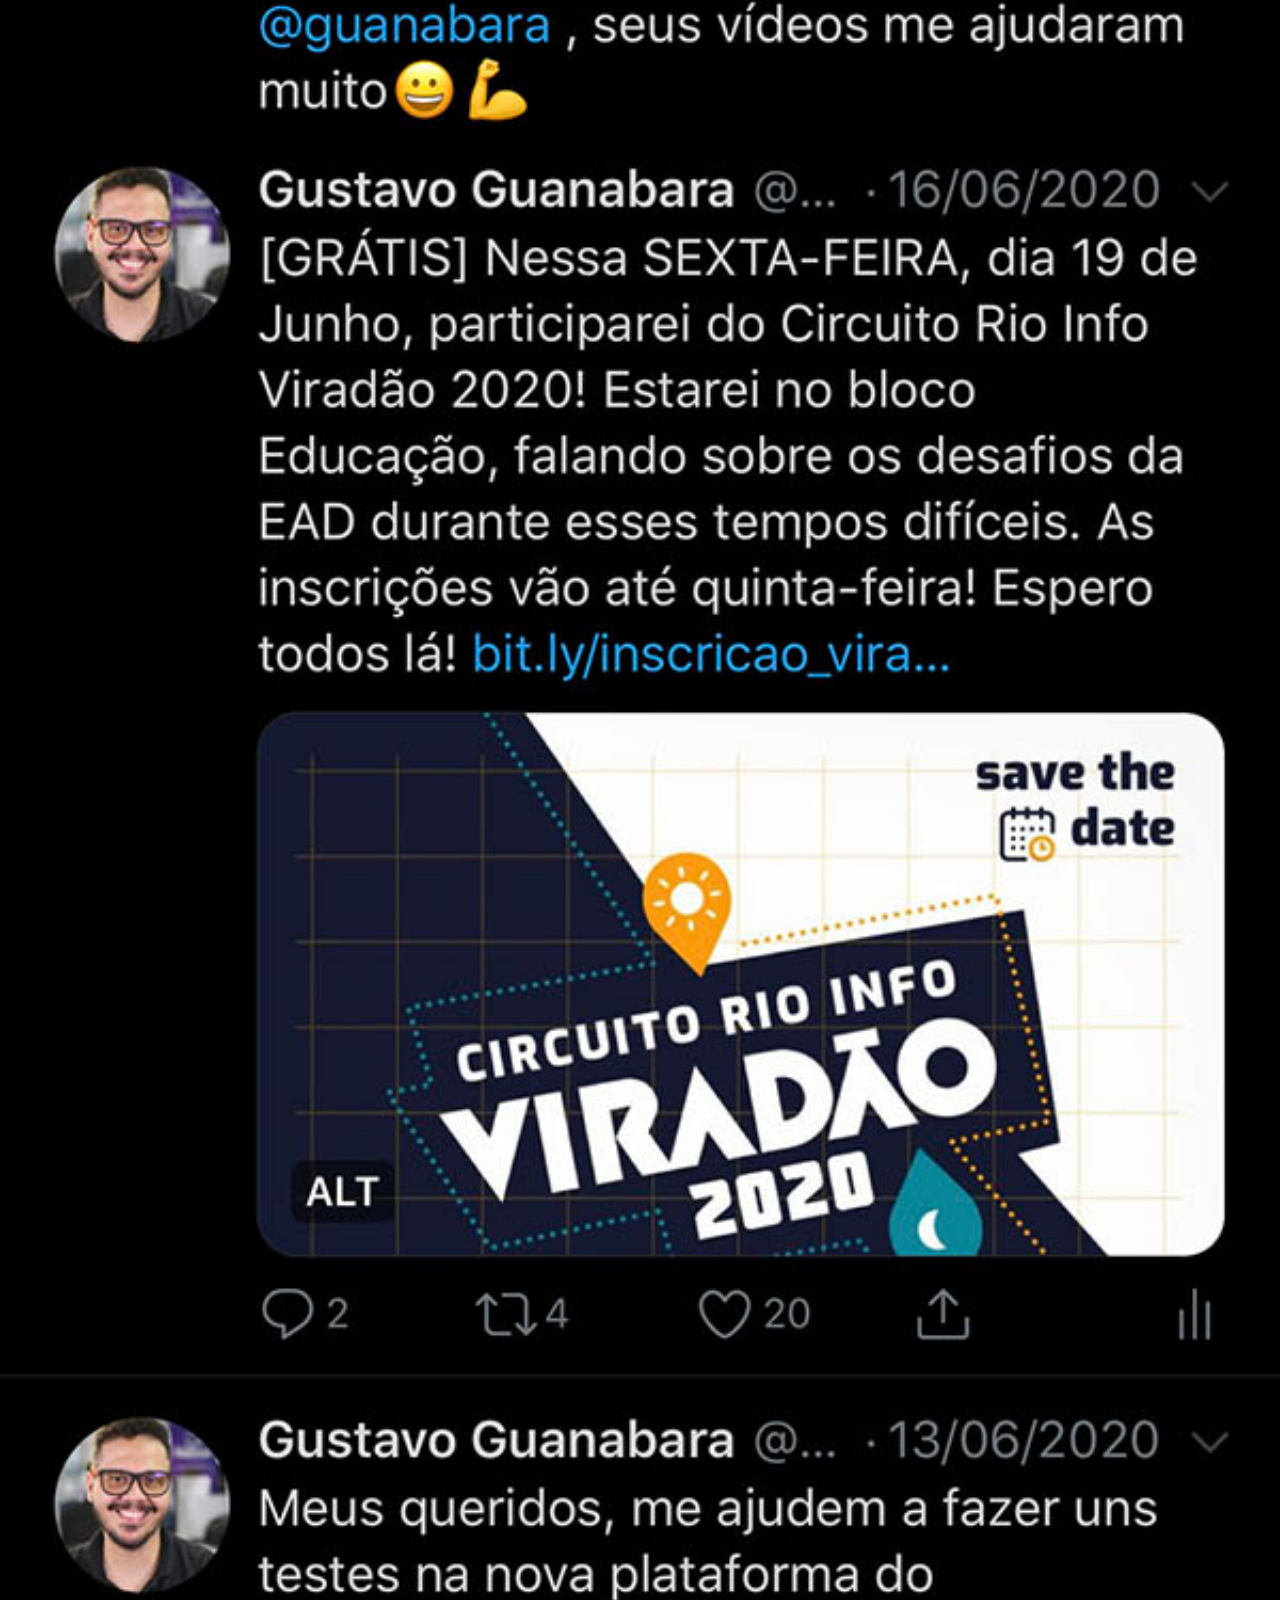
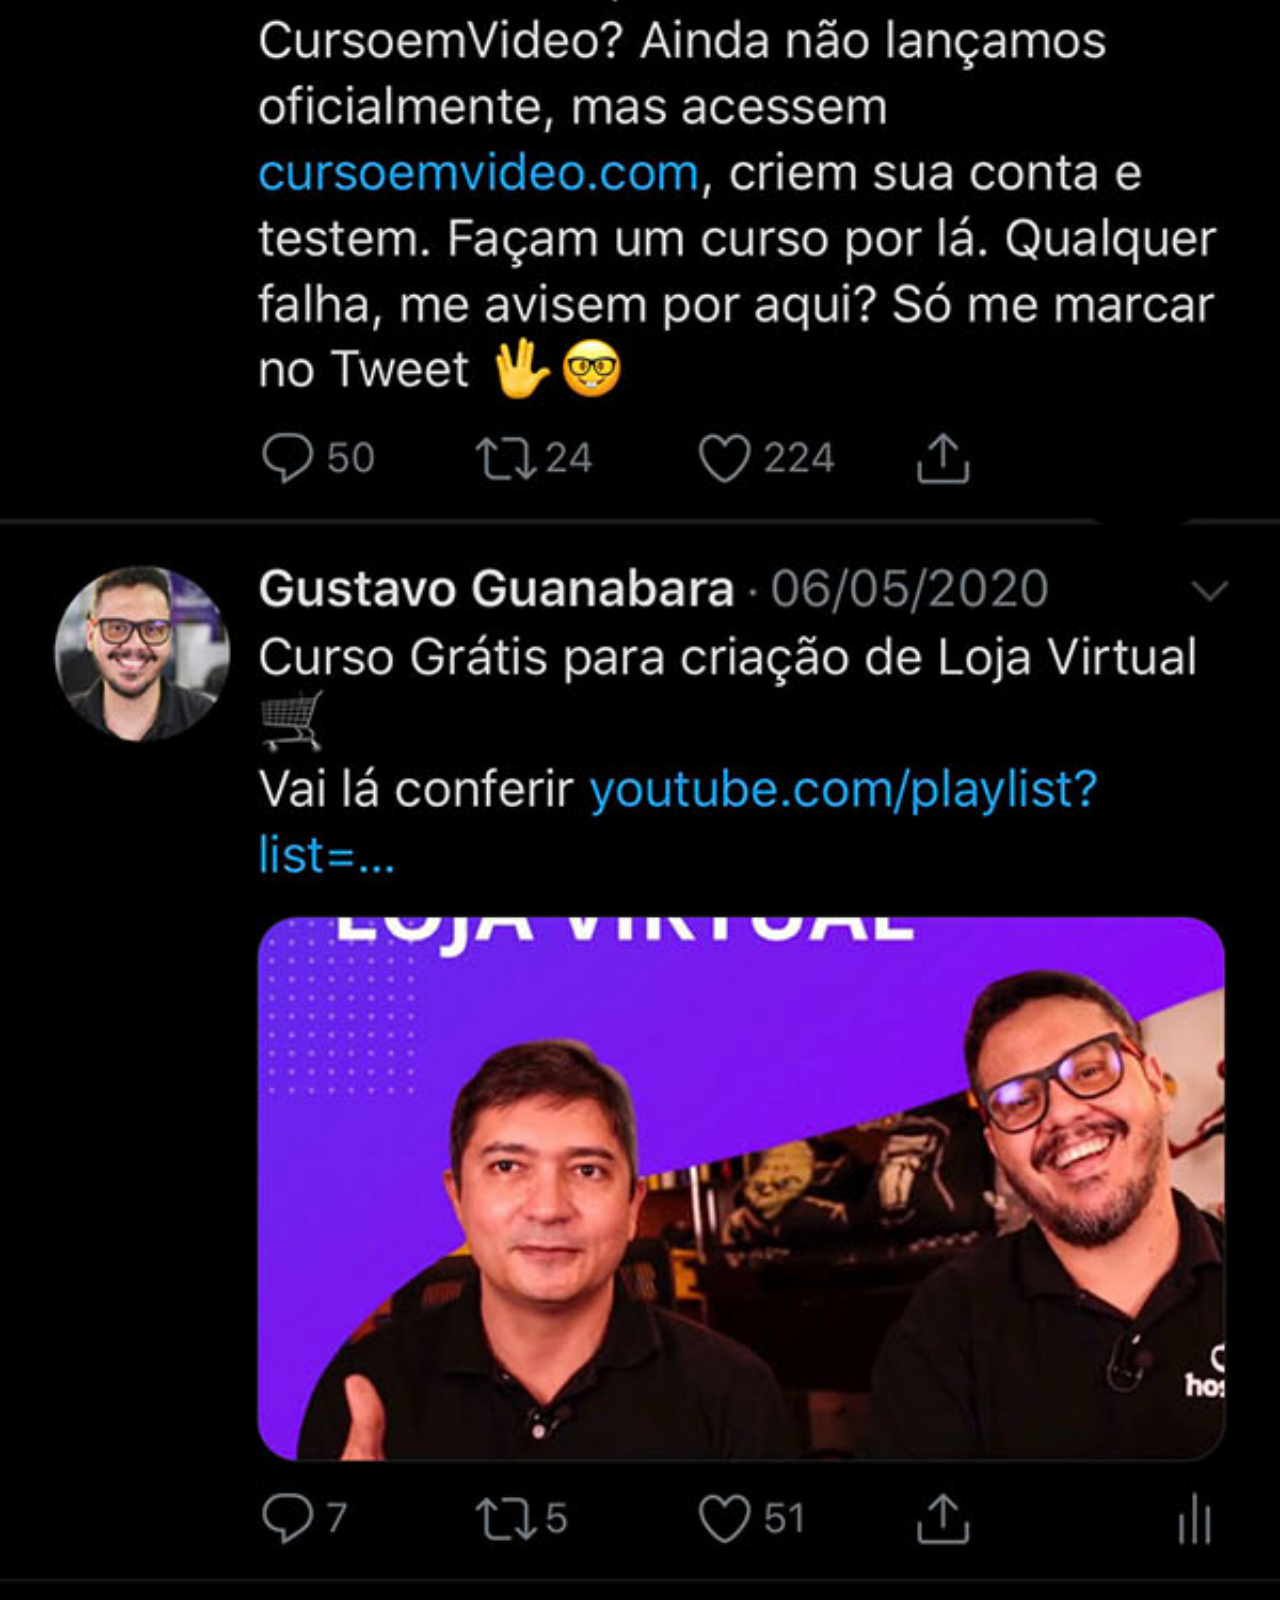
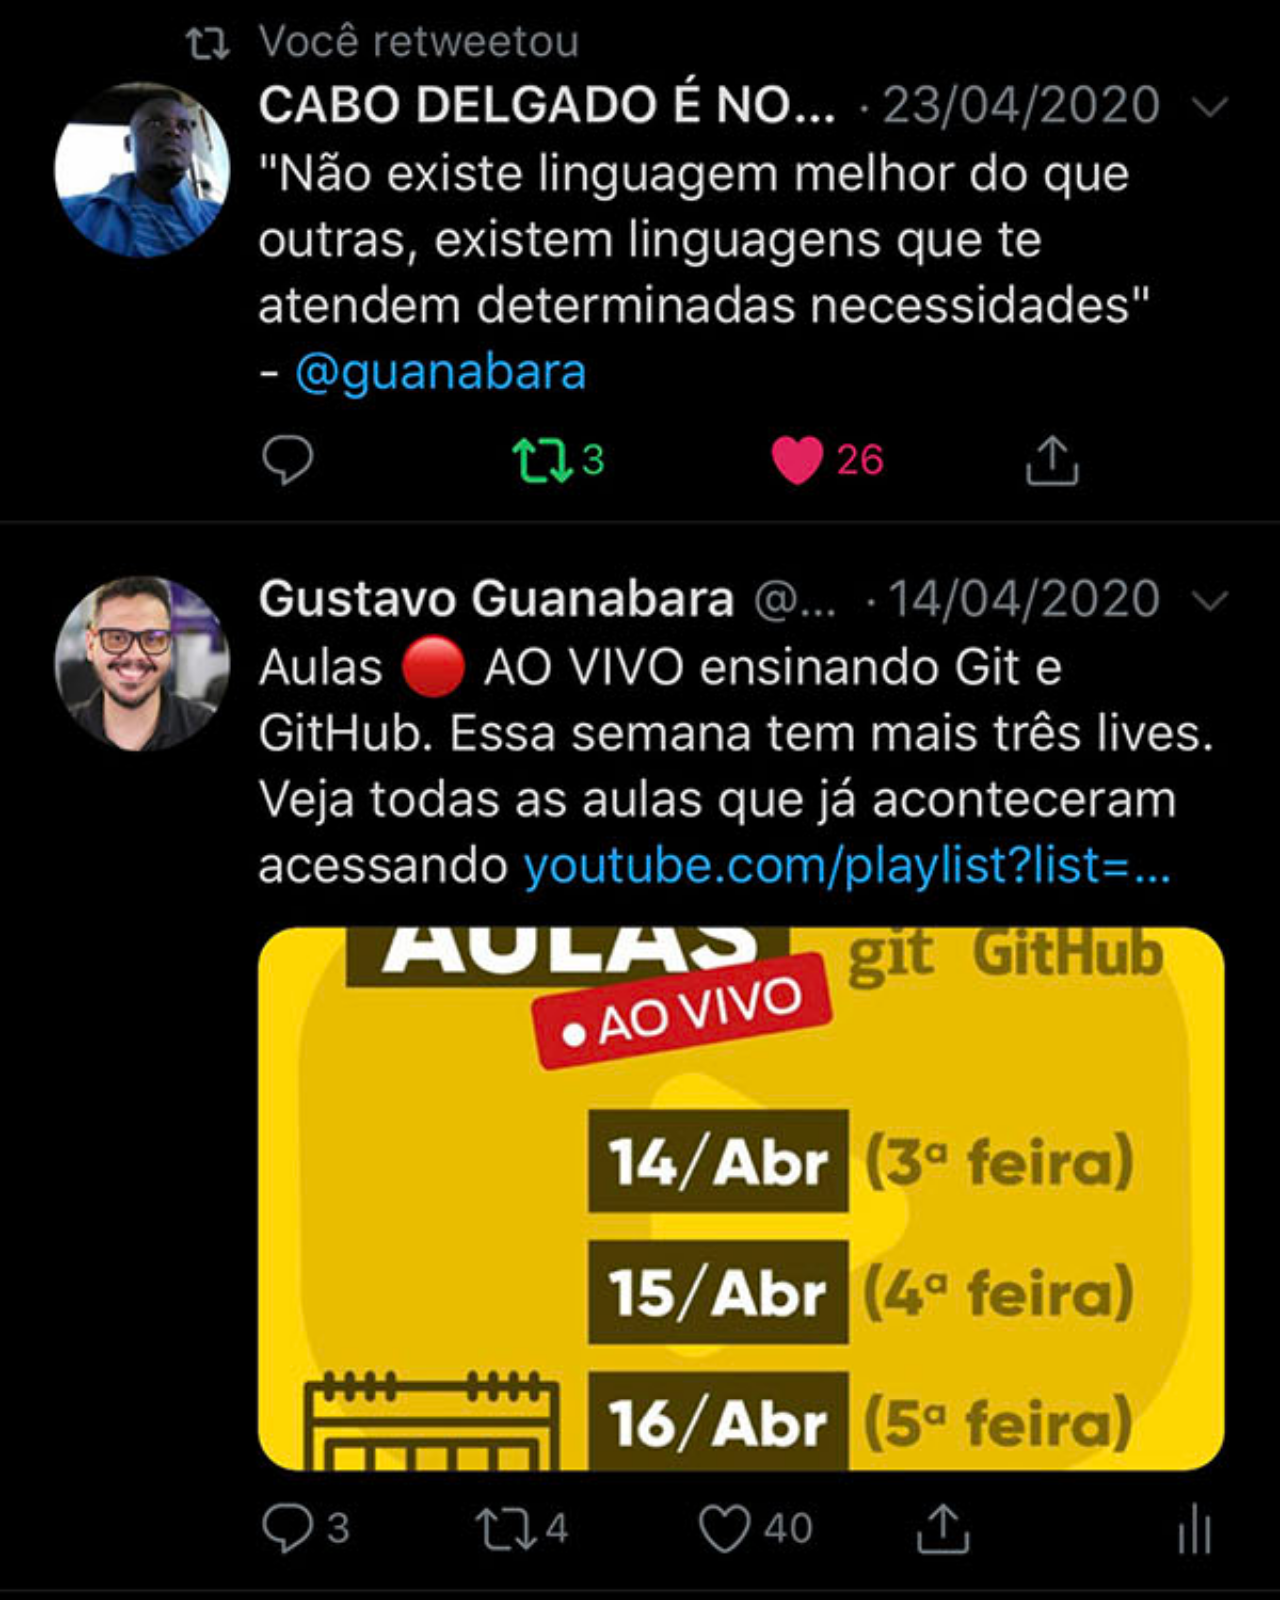
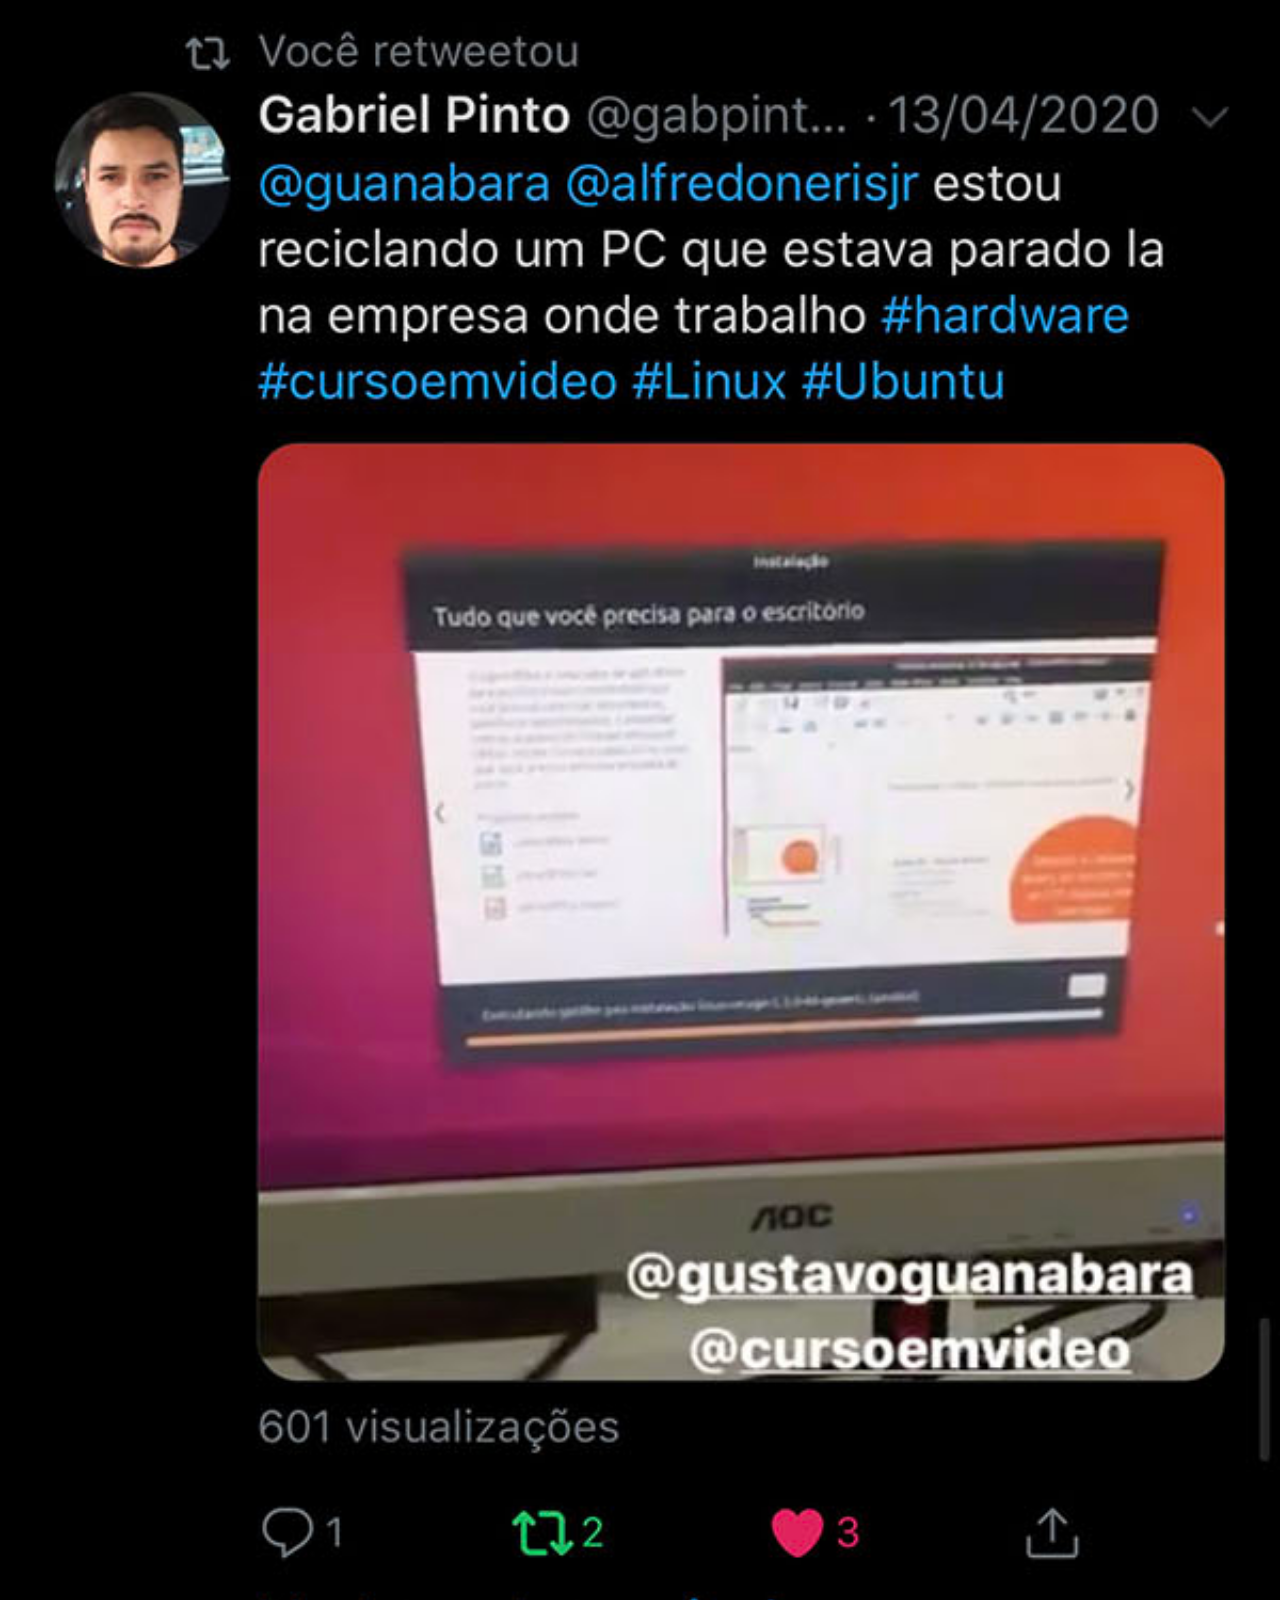
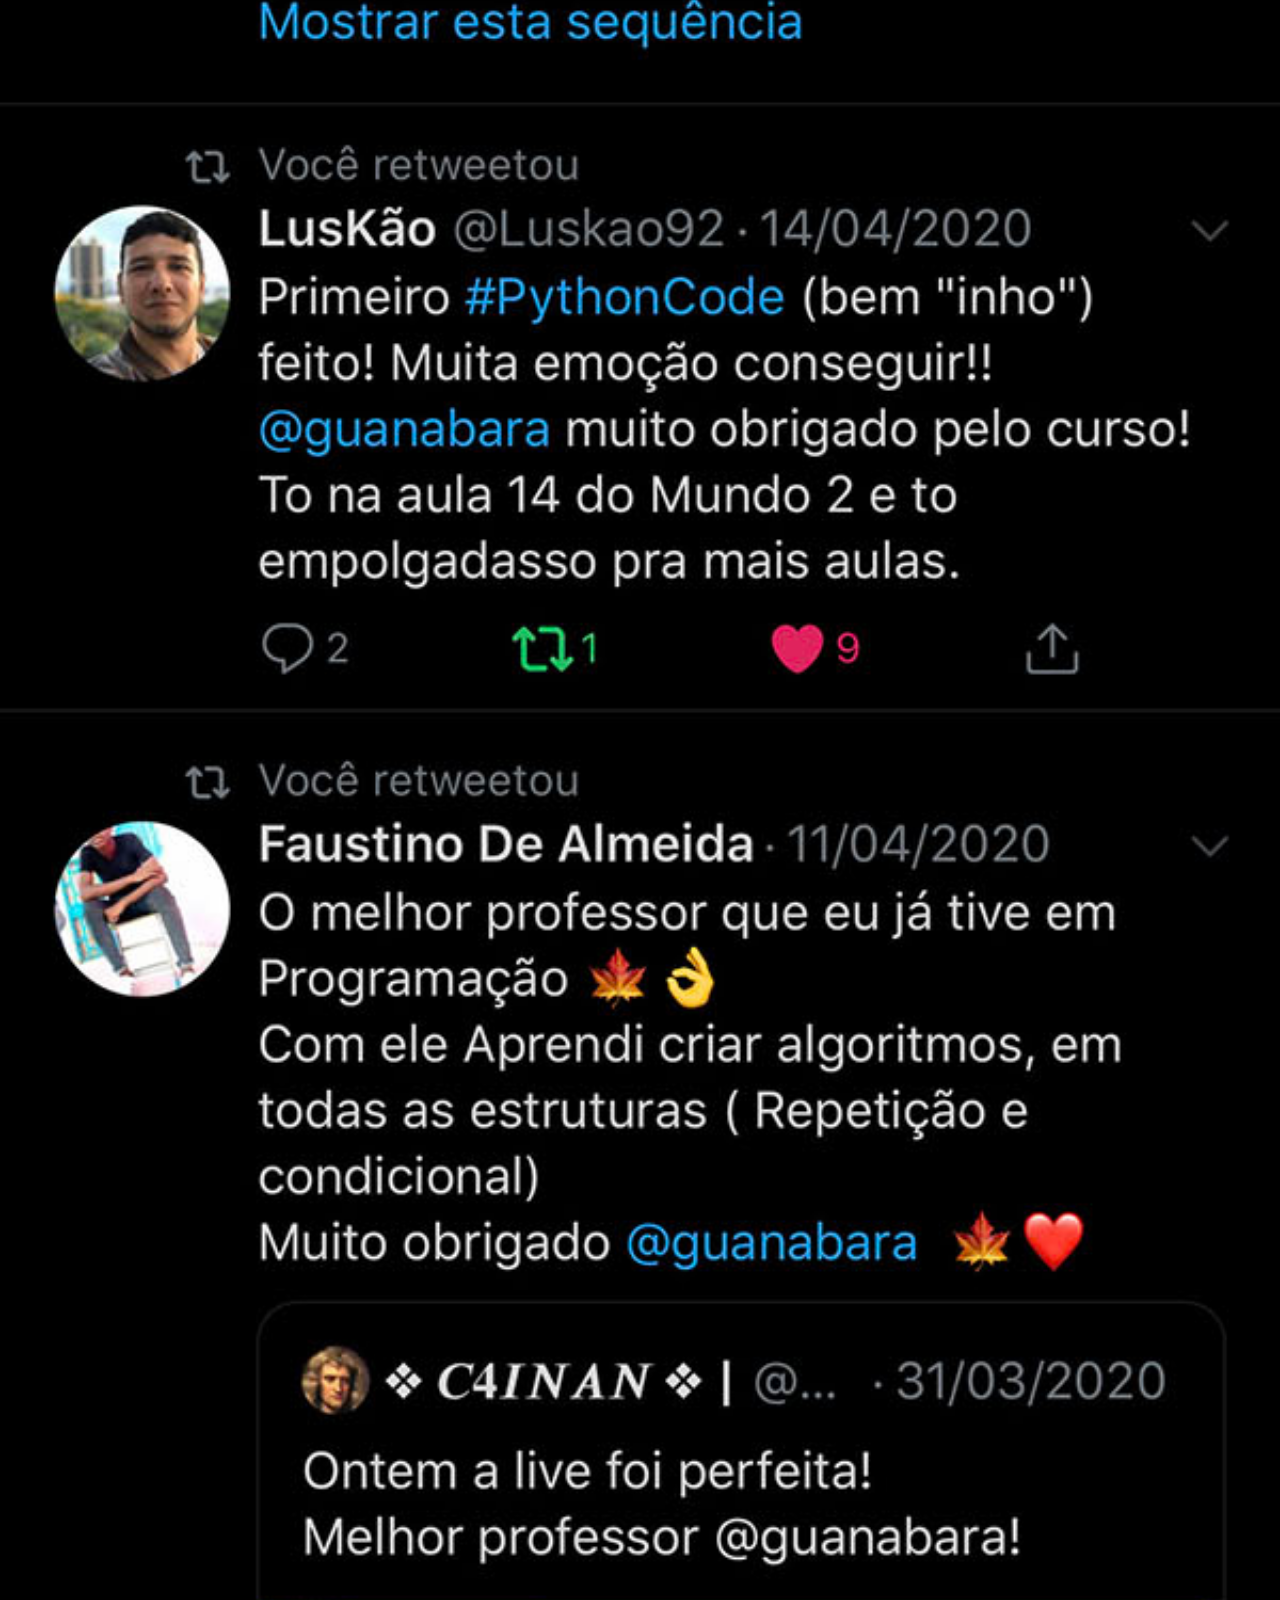
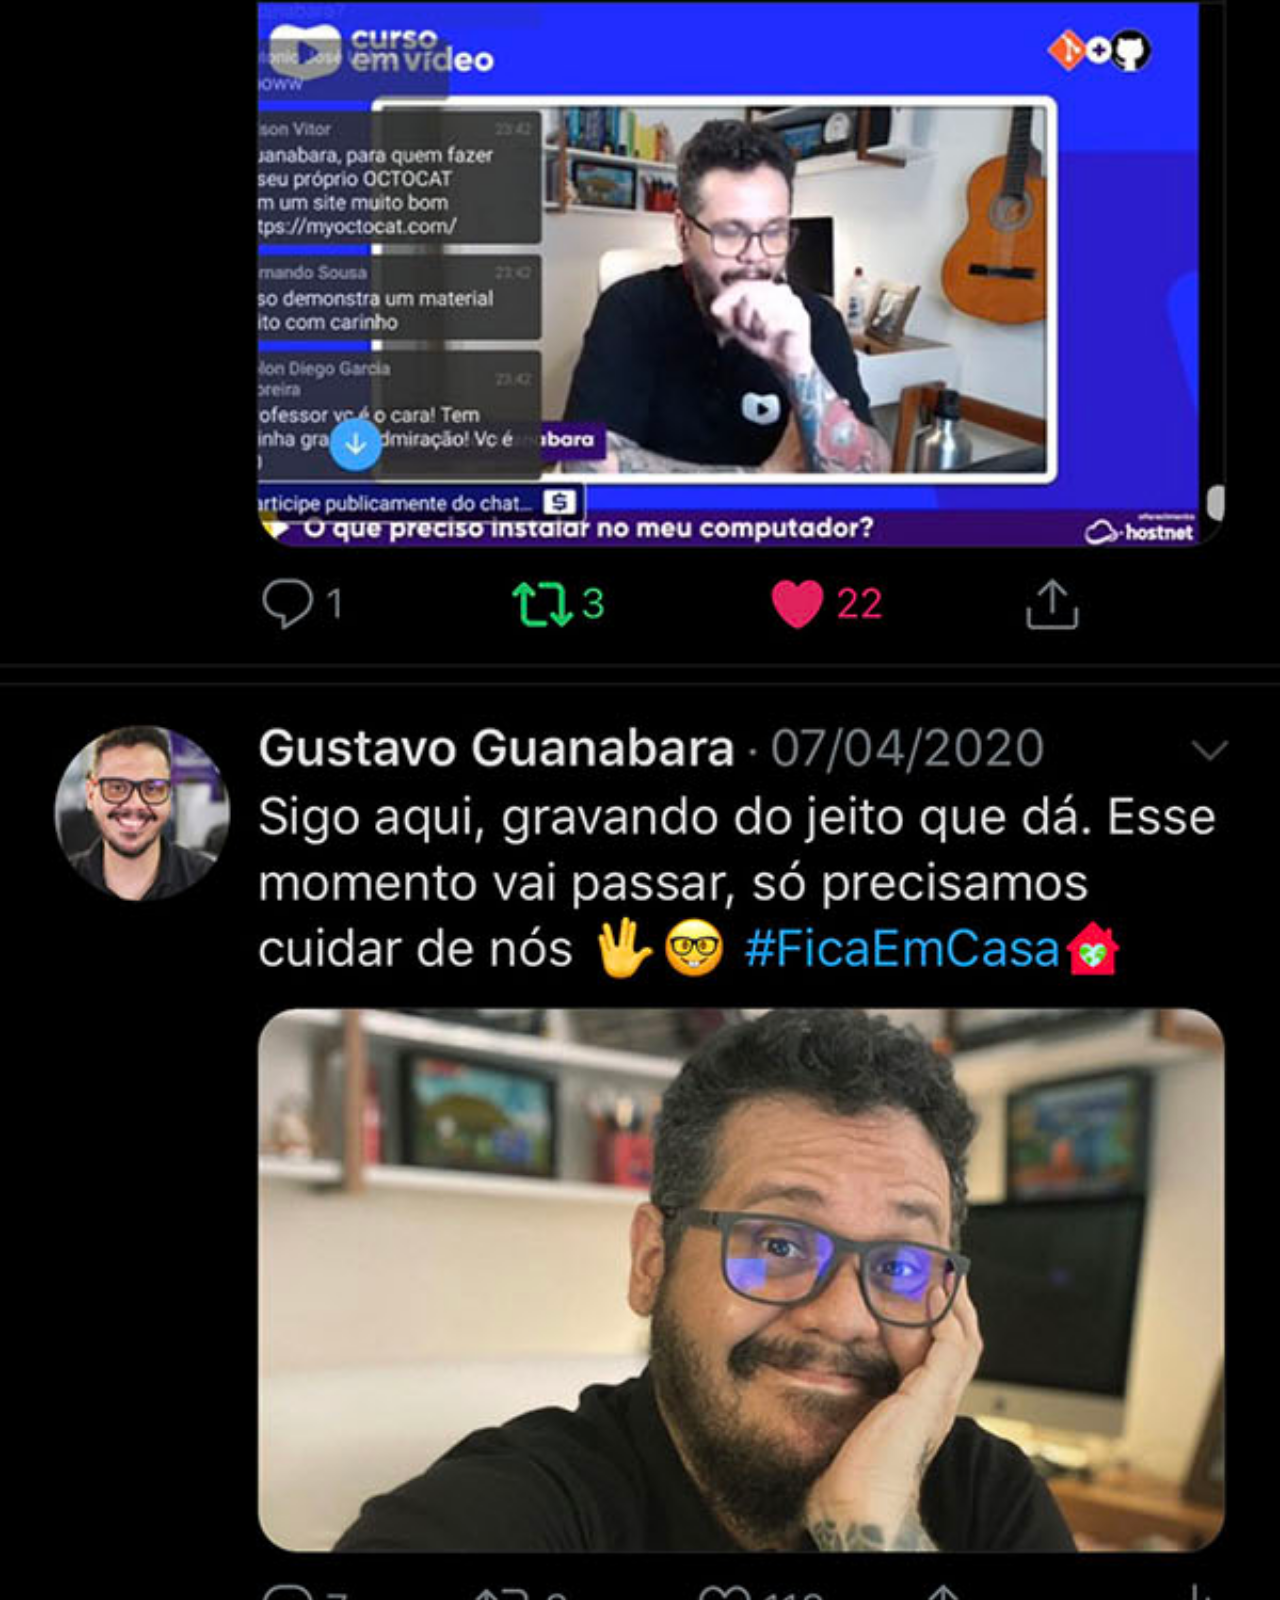
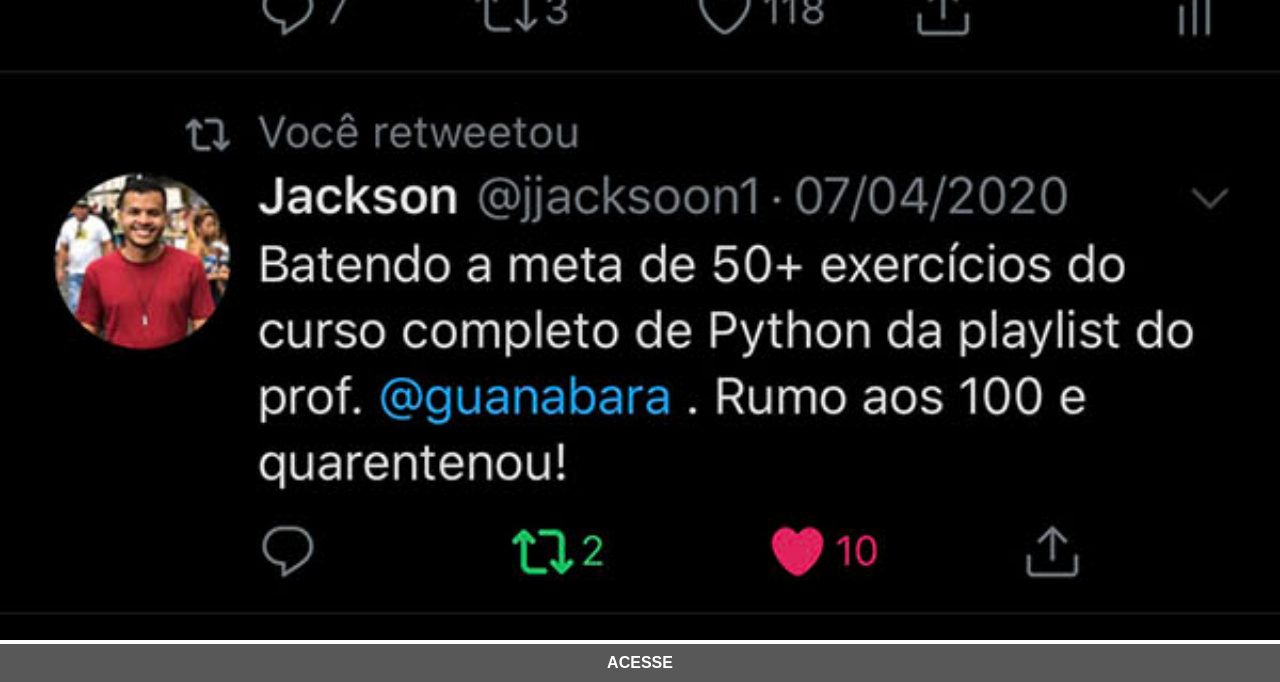
<file: twitter.html>
<!DOCTYPE html>
<html lang="pt-br">
<head>
    <meta charset="UTF-8">
    <meta name="viewport" content="width=device-width, initial-scale=1.0">
    <title>twitter</title>
    <link rel="stylesheet" href="estilos/social.css">
</head>
<body>
    <img src="imagens/tela-twitter.jpg" alt="twitter">
    <a href="https://x.com/guanabara" target="_blank">ACESSE</a>
</body>
</html>
</file>
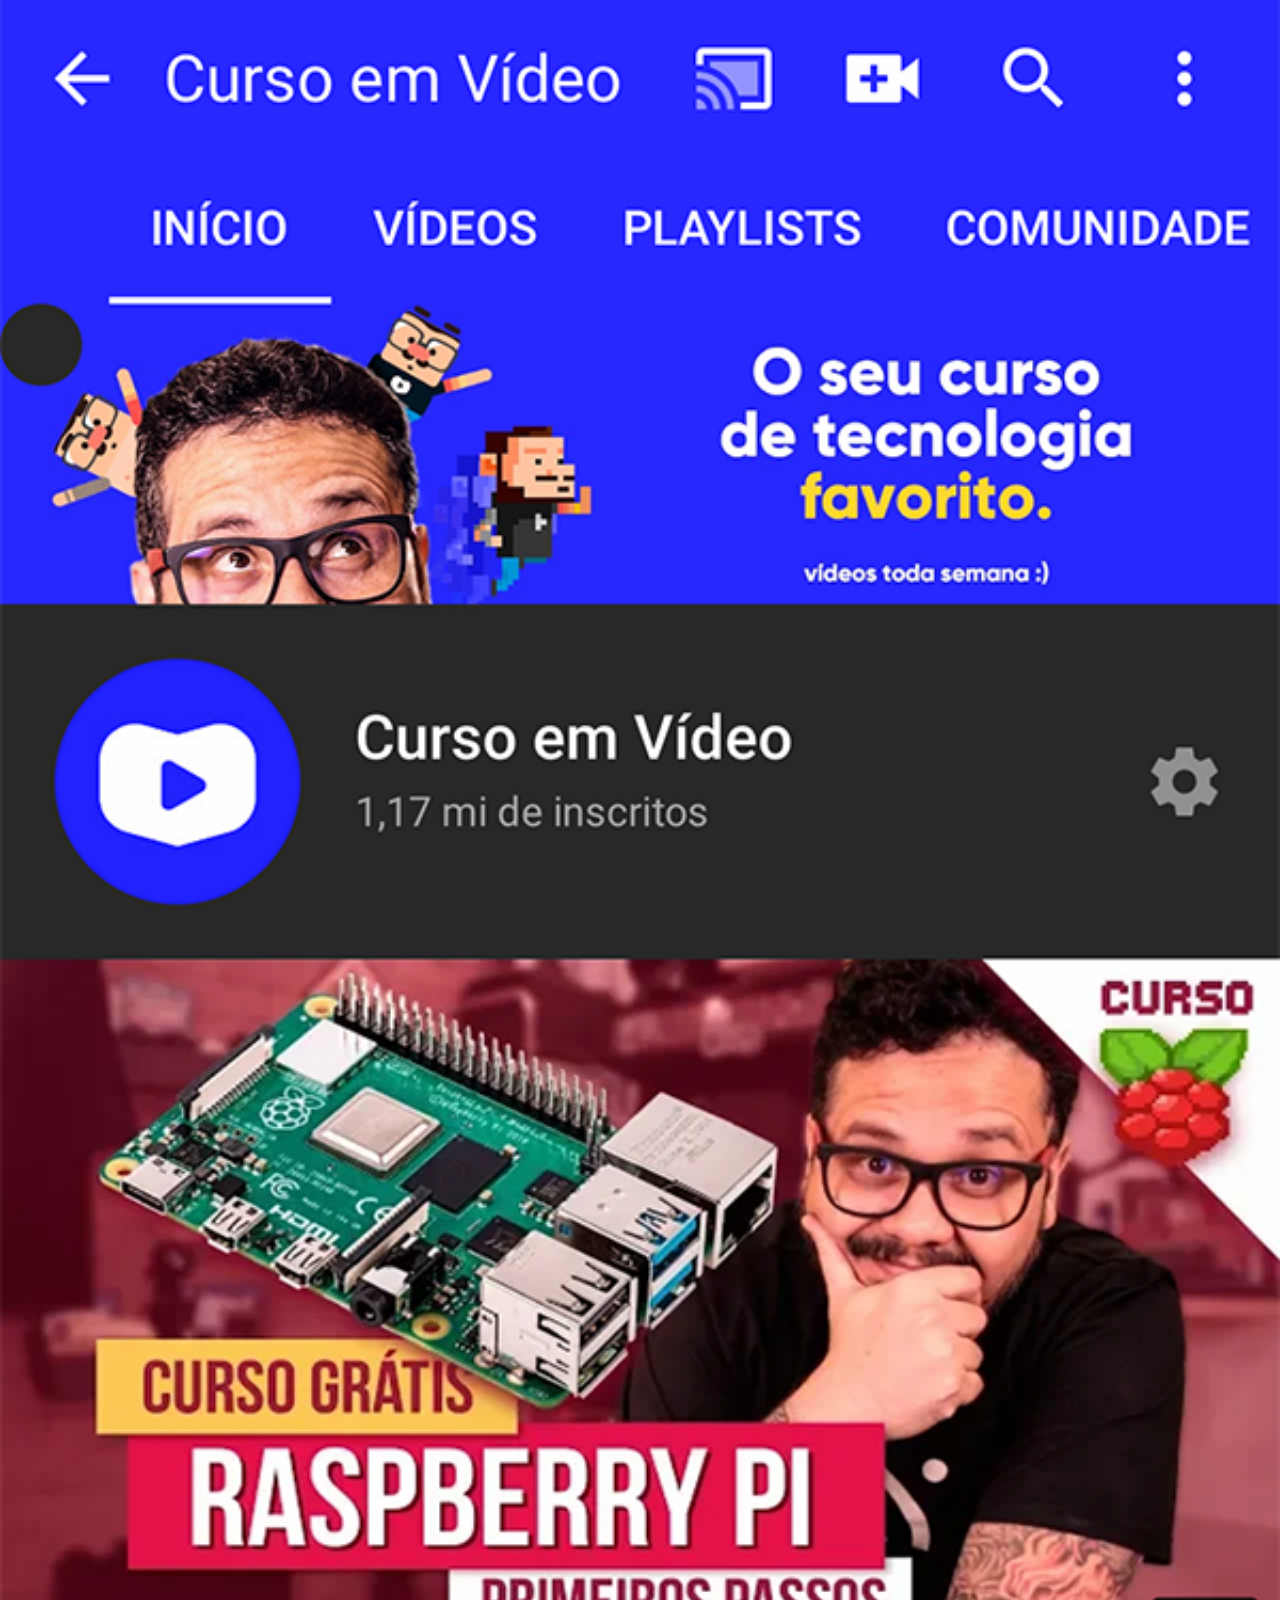
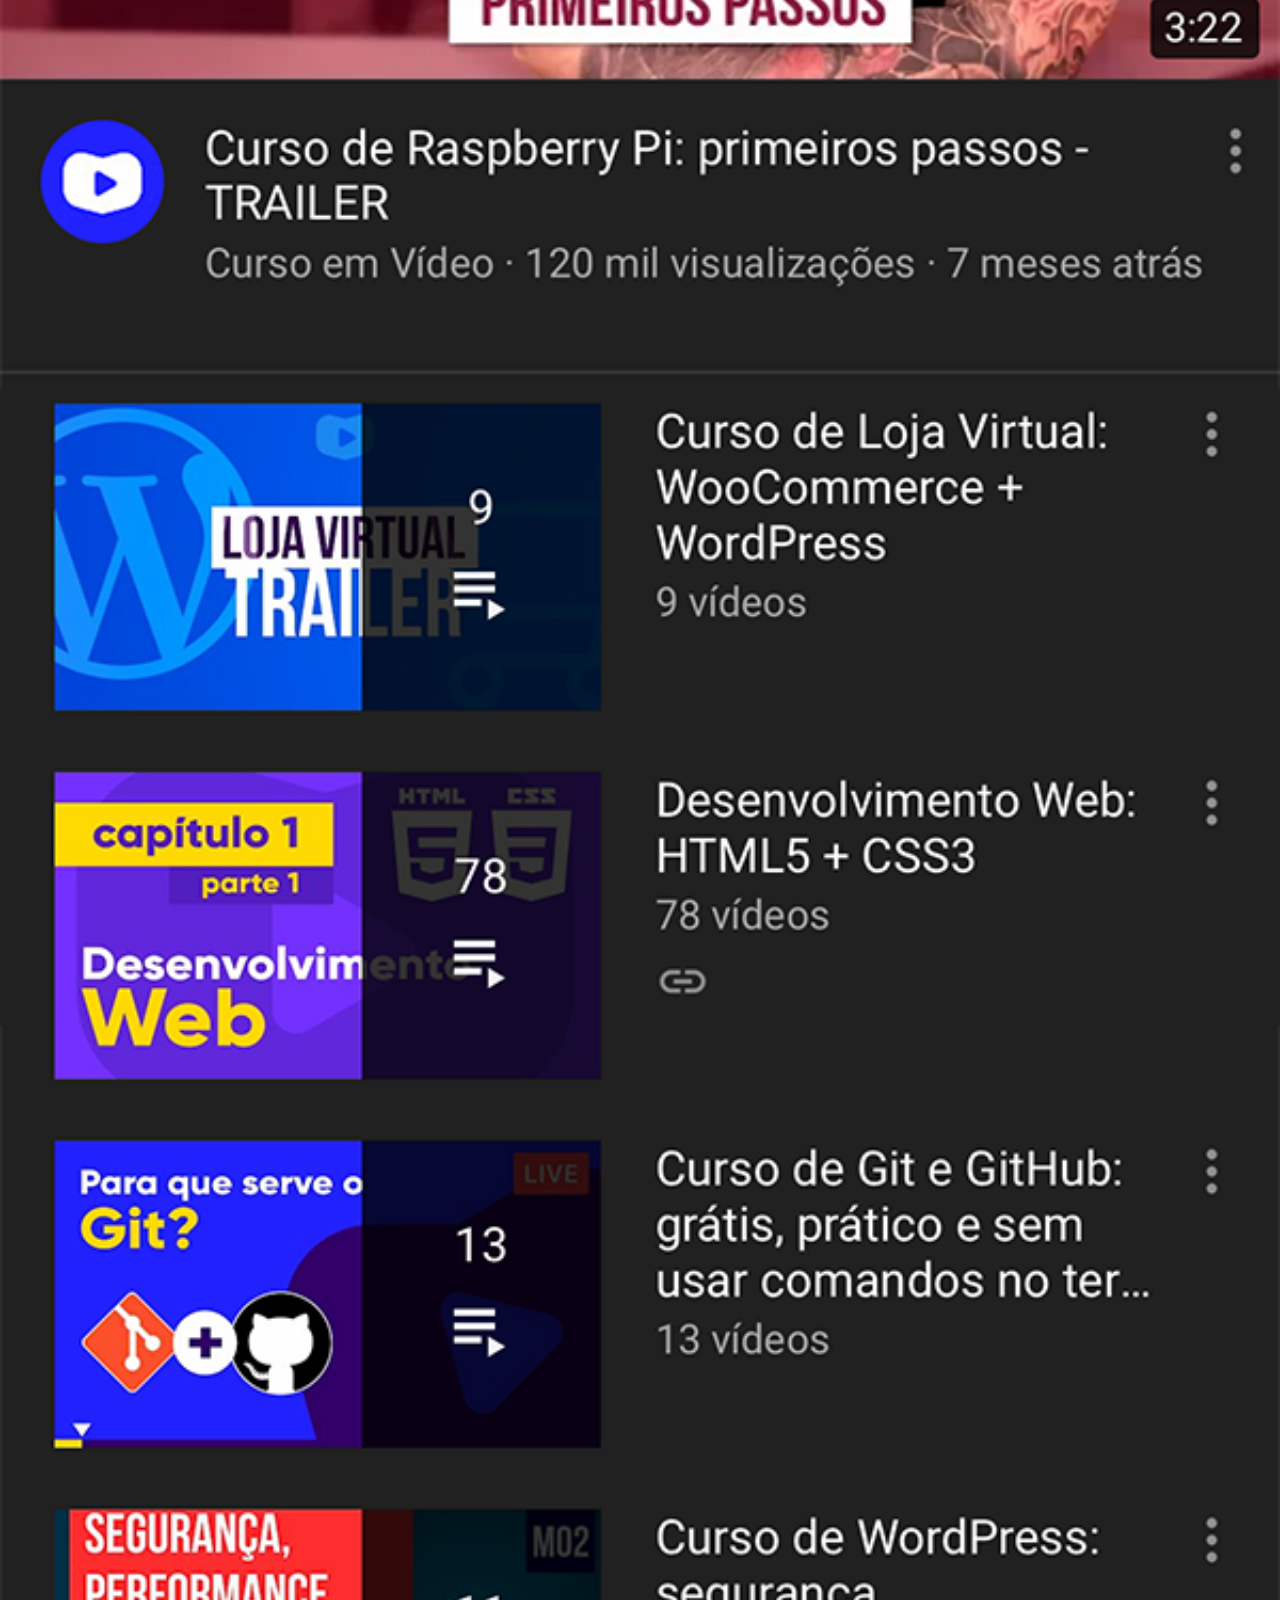
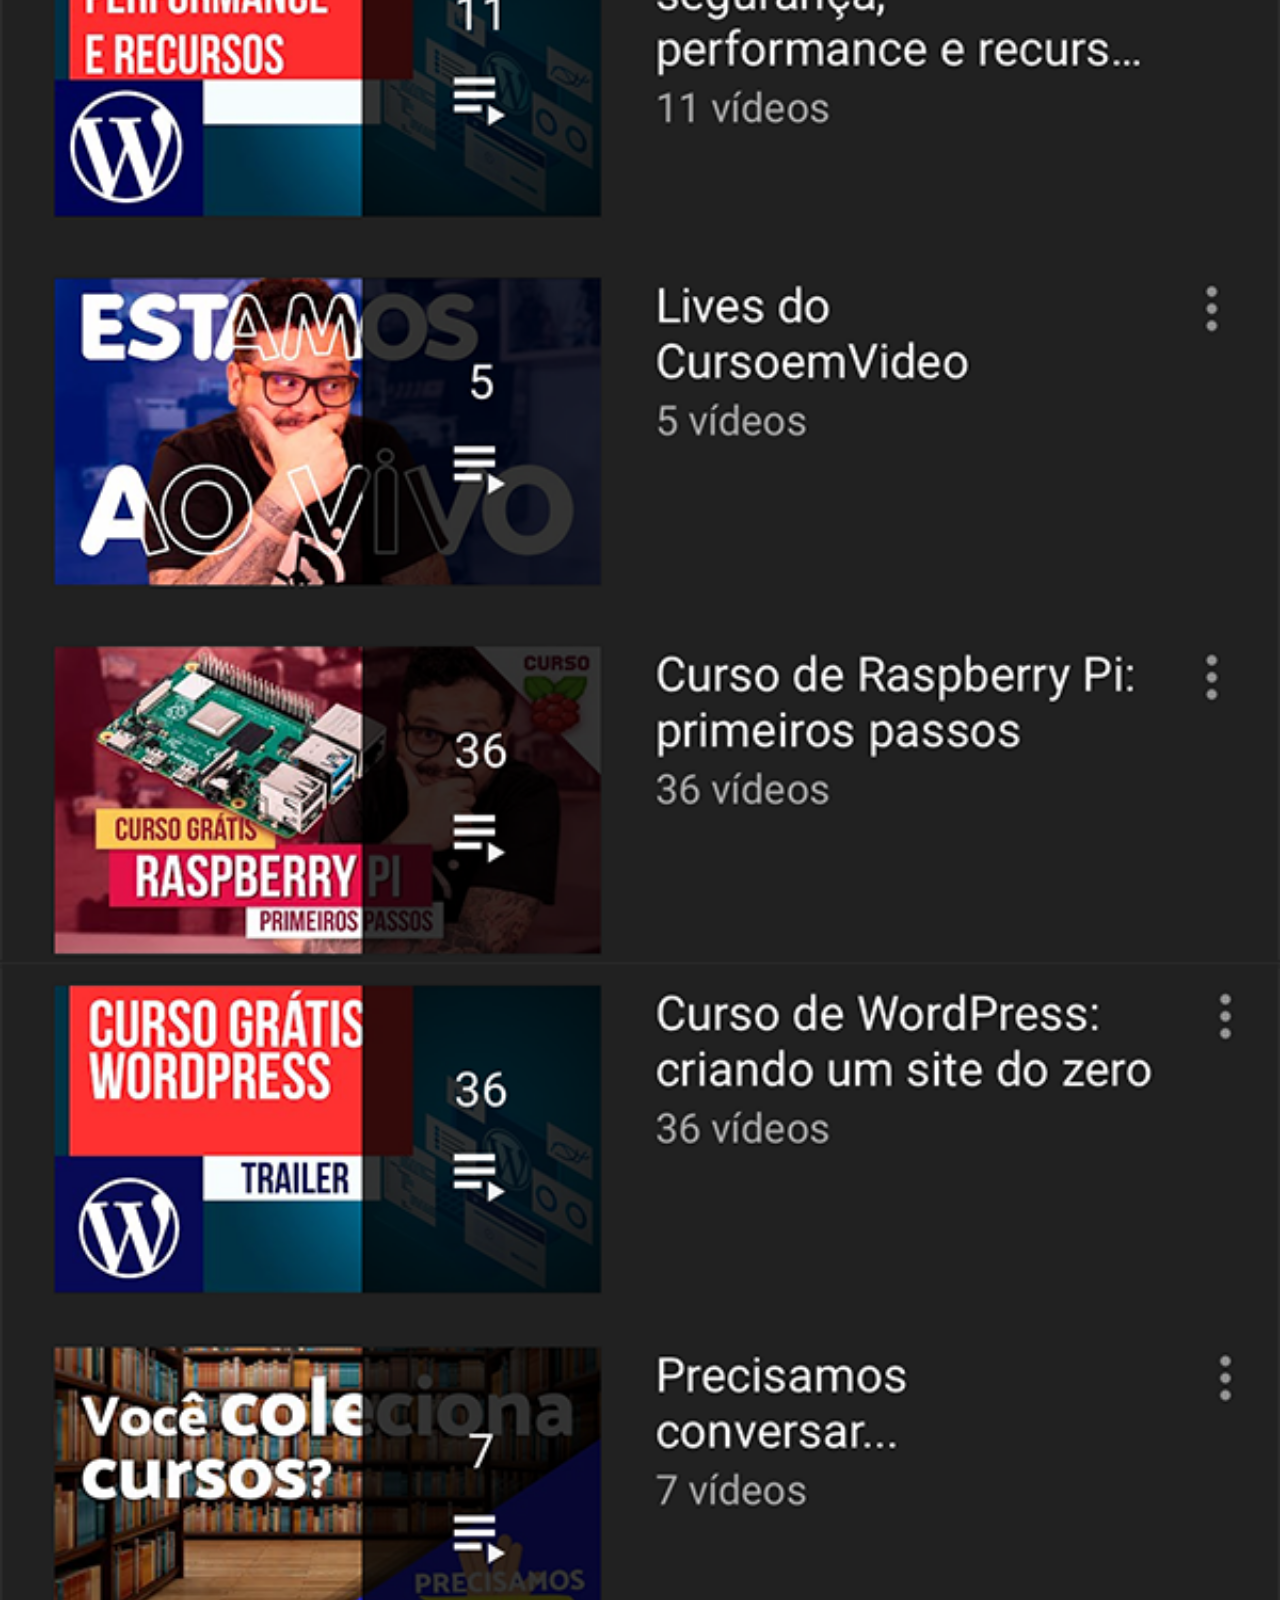
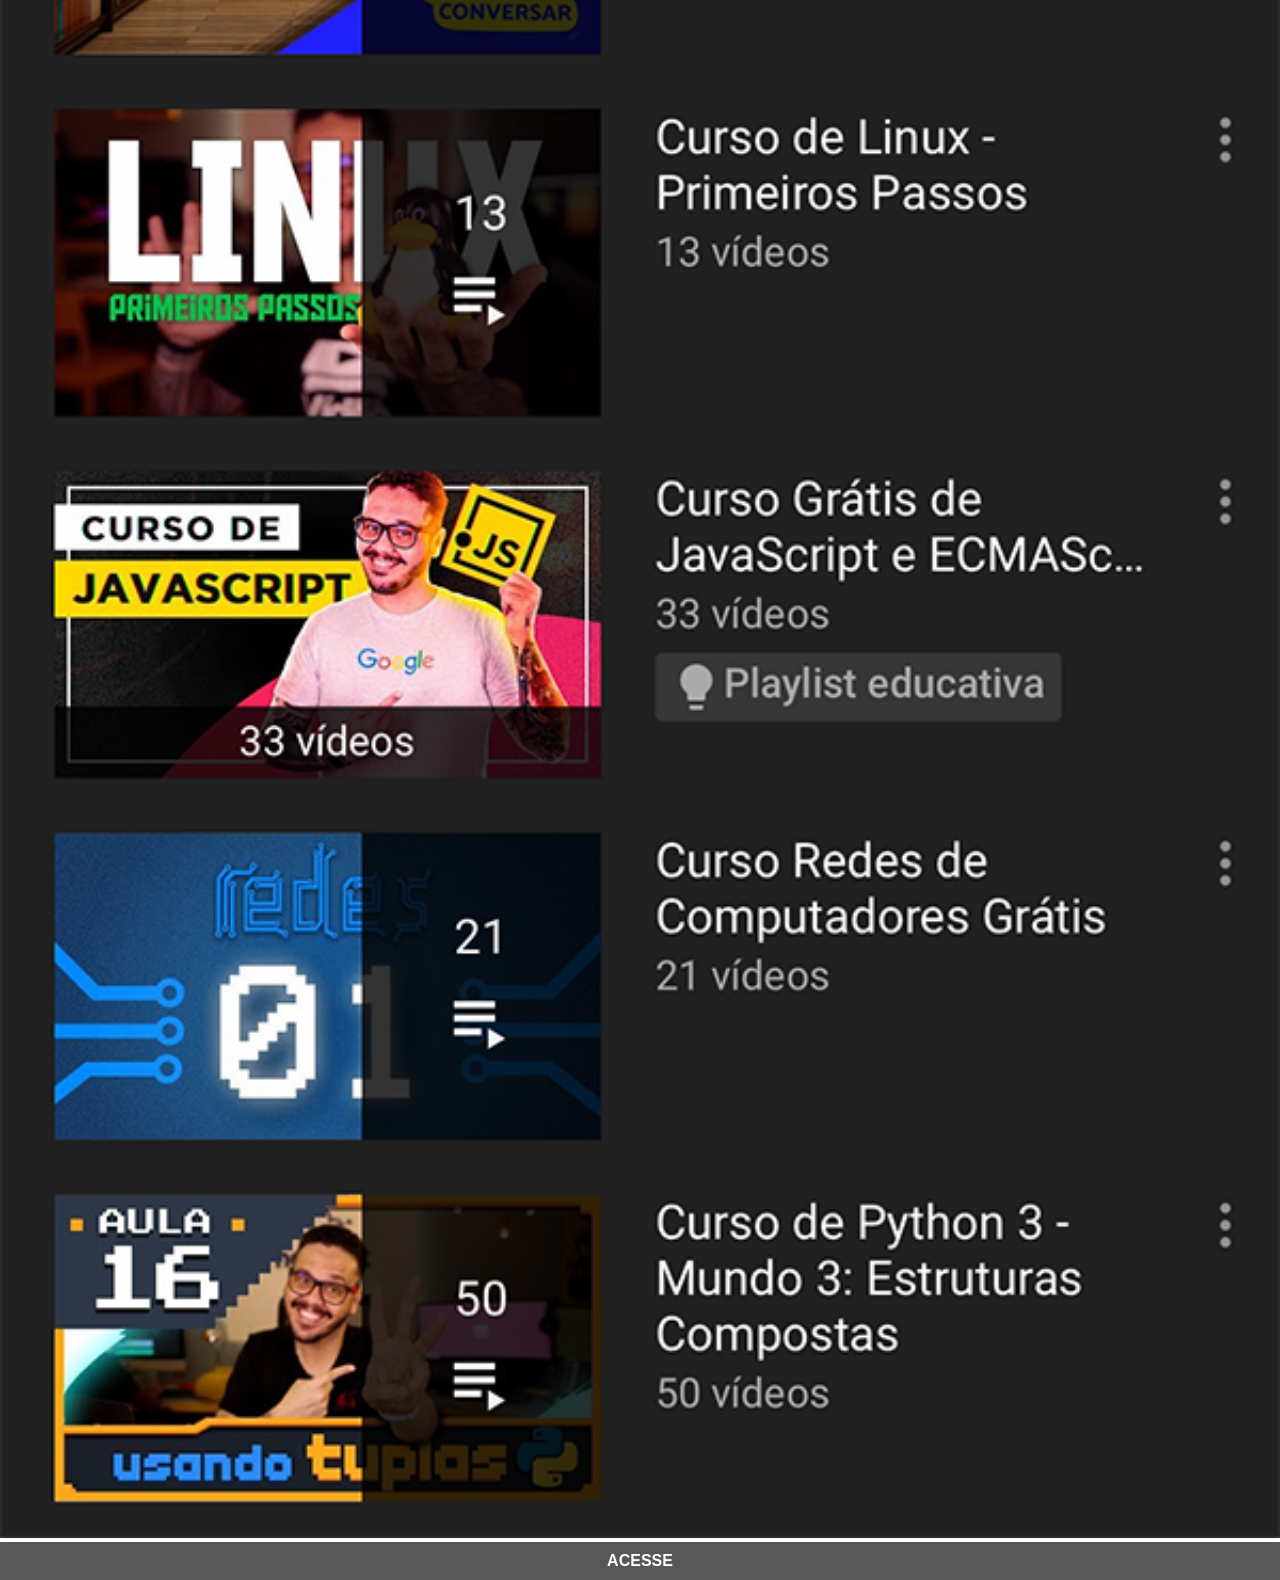
<file: youtube.html>
<!DOCTYPE html>
<html lang="pt-br">
<head>
    <meta charset="UTF-8">
    <meta name="viewport" content="width=device-width, initial-scale=1.0">
    <title>Youtube</title>
    <link rel="stylesheet" href="estilos/social.css">
</head>
<body>
    <img src="imagens/tela-youtube.png" alt="Youtube">
    <a href="https://www.youtube.com/@cursoemvideo" target="_blank">ACESSE</a>
</body>
</html>
</file>
<file: estilos/style.css>
@charset "UTF-8";

* {
    margin: 0px;
    padding: 0px;
    font-family: Arial, Helvetica, sans-serif;
}

html, body {
    height: 100vh;
    width: 100vw;
    background-color: black;
}

body {
    background: url(../imagens/imagem-background-fundo.png.png) no-repeat top center;
    background-size: cover;
    background-attachment: fixed;
}

main {
    height: 100vh;
    position: relative;
}

#telefone {
    position: absolute;
    top: 50%;
    left: 50%;
    transform: translate(-50%, -50%);

    height: 627px;
    width: 311px;
    background-color: blue;
    background: url(../imagens/frame-iphone.png) no-repeat;
}

#tela {
    position: relative;
    top: 80px;
    left: 22px;
    width: 267px;
    height: 471px;
}

#rede-sociais {
    text-align: center;
}

#rede-sociais img {
    width: 50px;
    margin: 10px;
    border-radius: 50%;
    box-shadow: 2px 2px 5px rgba(0, 0, 0, 0.404);
}

#rede-sociais img:hover {
    border: 2px solid rgba(255, 255, 255, 0.685);
    transform: translate(-3px, -3px);
    box-shadow: 5px 5px 10px rgba(165, 165, 165, 0.418);
    transition: transform .5s, border 1s;
}
</file>
<file: estilos/social.css>
@charset "UTF-8";


 * {
    margin: 0px;
    padding: 0px;
    font-family: Arial, Helvetica, sans-serif;
}

::-webkit-scrollbar {
    width: 0px;
    height: 0px;
}

 img {
    width: 100vw;
}

a {
    display: block;
    background-color: rgb(88, 88, 88);
    color: white;
    padding: 10px;
    text-align: center;
    font-weight: bolder;
    text-decoration: none;
}

a:hover {
    background-color: rgb(51, 51, 51);
 }
</file>
